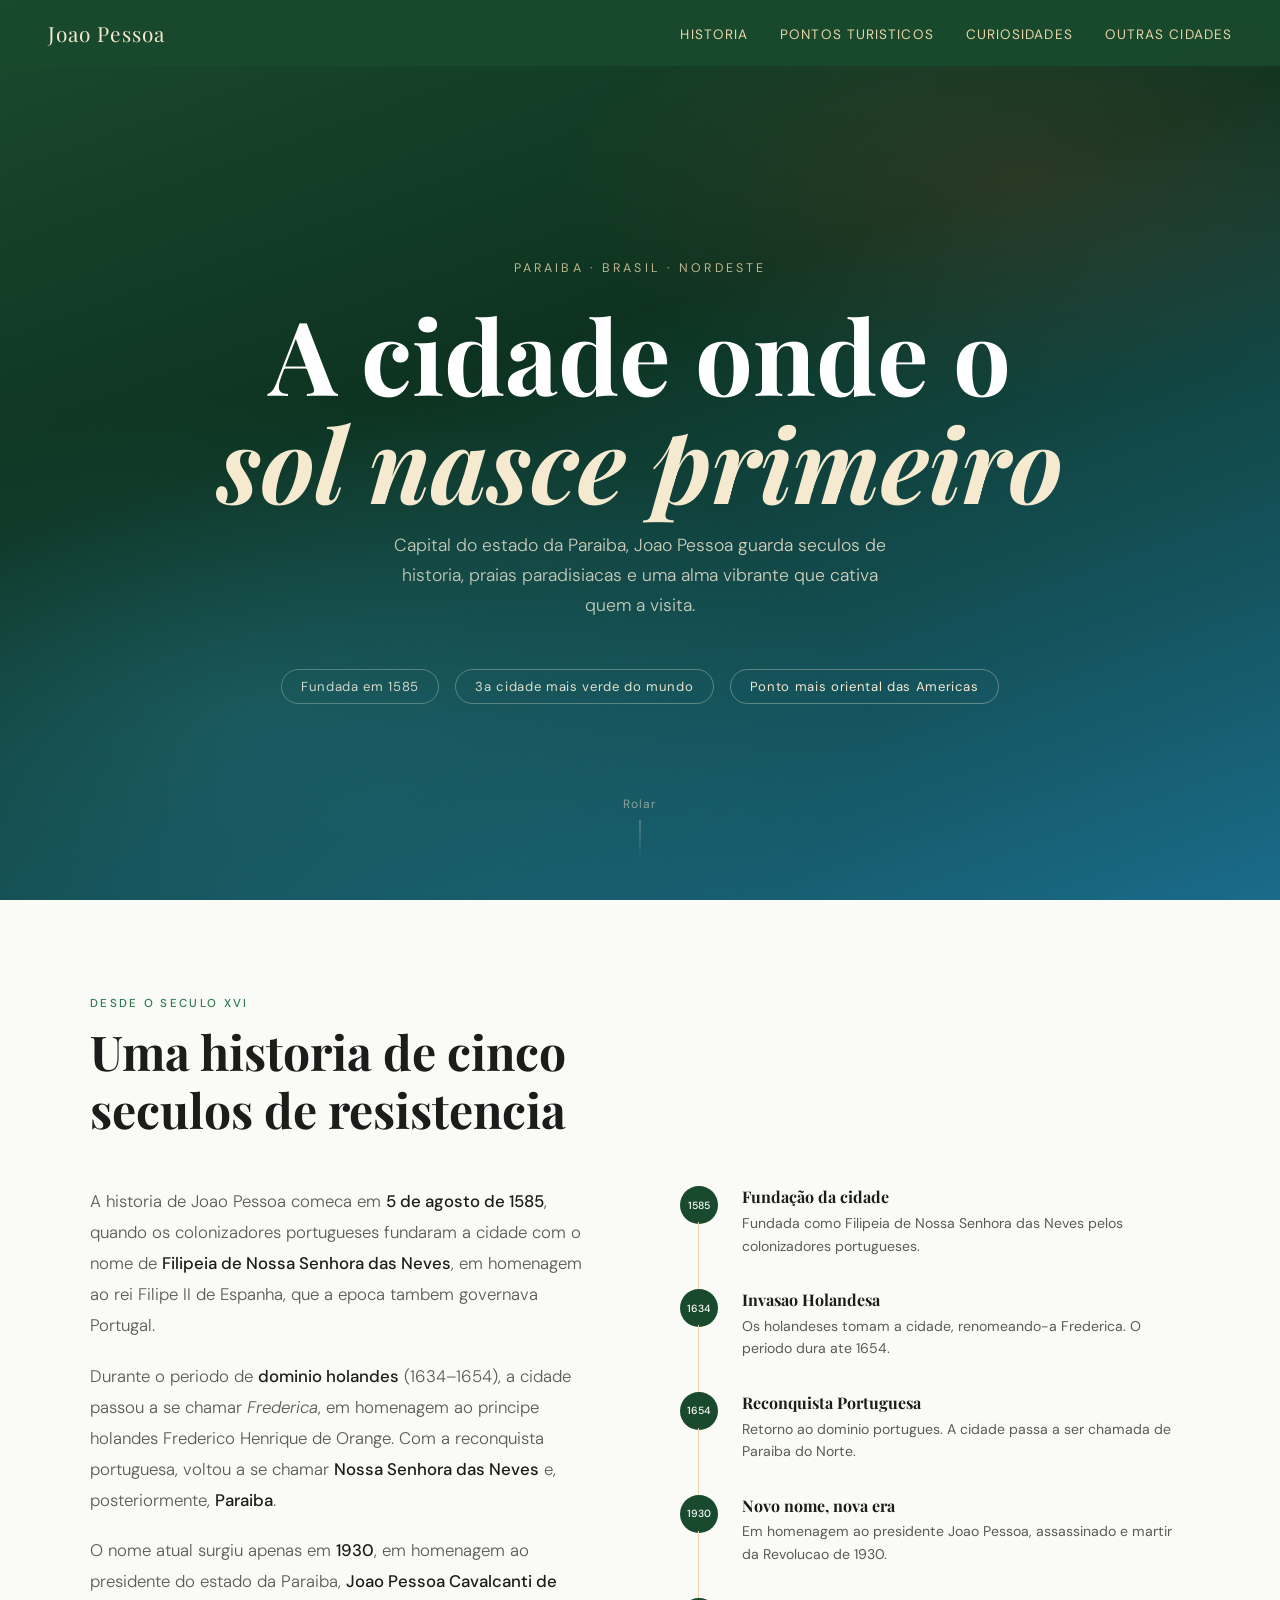
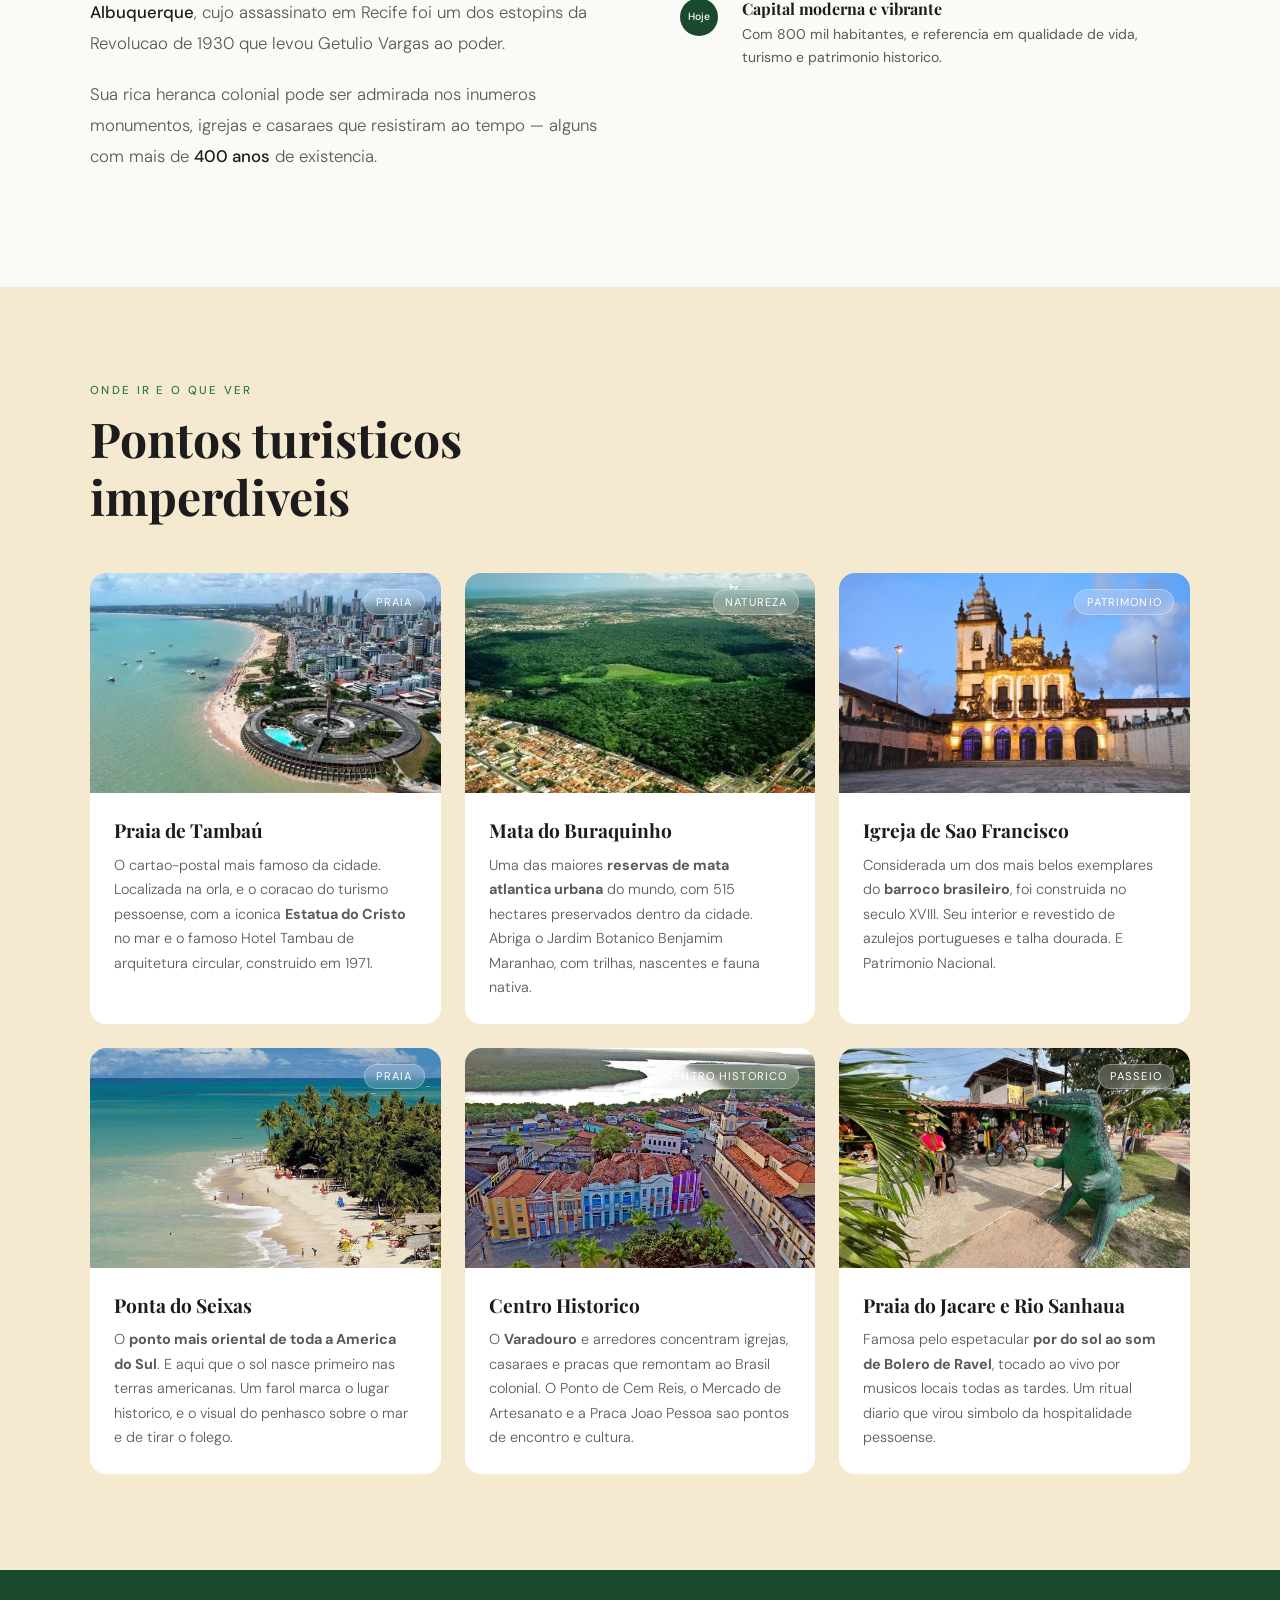
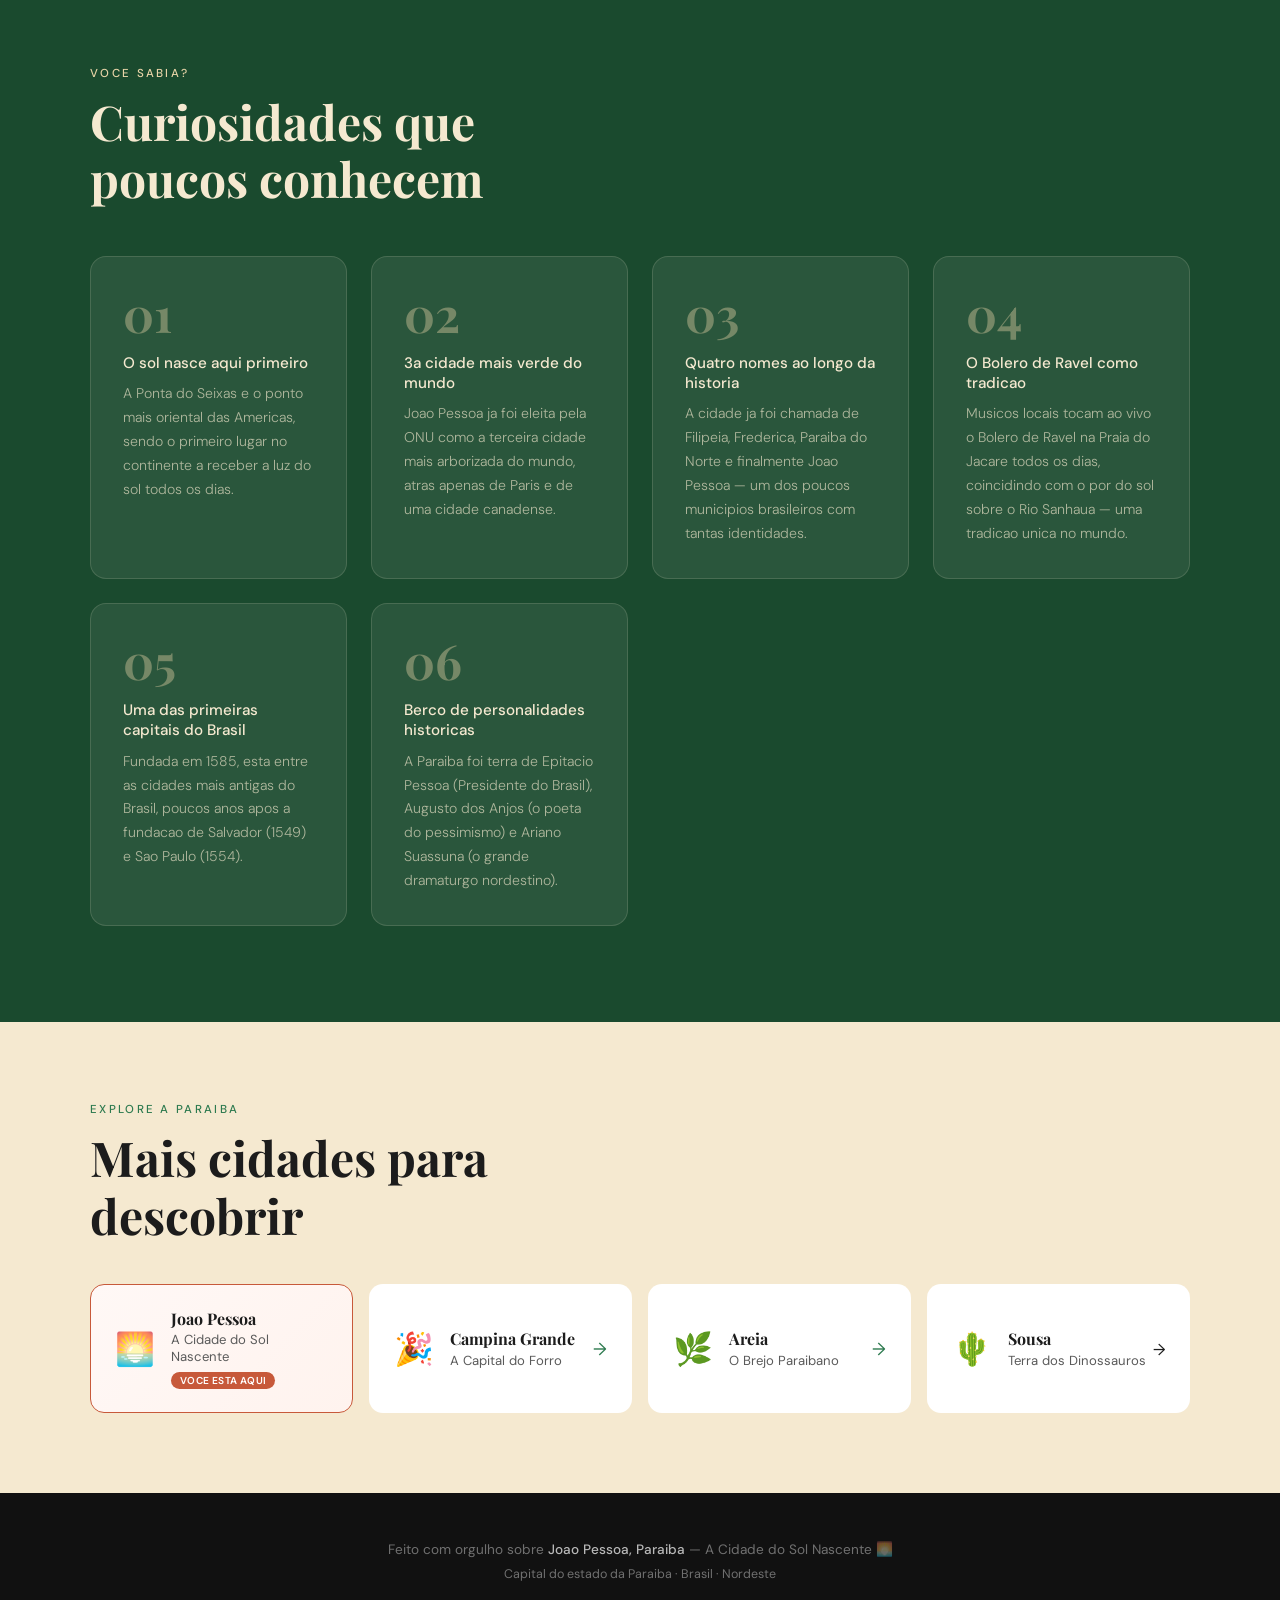
<file: index.html>
<!DOCTYPE html>
<html lang="pt-BR">
<head>
<meta charset="UTF-8">
<meta name="viewport" content="width=device-width, initial-scale=1.0">
<title>Joao Pessoa - A Cidade do Sol Nascente</title>
<link href="https://fonts.googleapis.com/css2?family=Playfair+Display:ital,wght@0,400;0,700;1,400&family=DM+Sans:wght@300;400;500&display=swap" rel="stylesheet">
<link rel="stylesheet" href="style.css">
</head>
<body>

<nav>
  <div class="nav-logo">Joao Pessoa</div>
  <input type="checkbox" id="nav-check" class="nav-check">
  <label for="nav-check" class="nav-toggle">
    <span></span><span></span><span></span>
  </label>
  <ul>
    <li><a href="#historia">Historia</a></li>
    <li><a href="#turismo">Pontos Turisticos</a></li>
    <li><a href="#curiosidades">Curiosidades</a></li>
    <li><a href="#outras-cidades">Outras Cidades</a></li>
    
  </ul>
</nav>

<section class="hero">
  <p class="hero-eyebrow">Paraiba &middot; Brasil &middot; Nordeste</p>
  <h1>A cidade onde o<br><em>sol nasce primeiro</em></h1>
  <p class="hero-sub">Capital do estado da Paraiba, Joao Pessoa guarda seculos de historia, praias paradisiacas e uma alma vibrante que cativa quem a visita.</p>
  <div class="hero-badges">
    <span class="badge">Fundada em 1585</span>
    <span class="badge">3a cidade mais verde do mundo</span>
    <span class="badge">Ponto mais oriental das Americas</span>
  </div>
  <div class="scroll-hint">
    <span>Rolar</span>
    <div class="line"></div>
  </div>
</section>

<section id="historia">
  <div class="container">
    <p class="section-label">Desde o seculo XVI</p>
    <h2 class="section-title">Uma historia de cinco<br>seculos de resistencia</h2>
    <div class="historia-grid">
      <div class="historia-texto">
        <p>A historia de Joao Pessoa comeca em <strong>5 de agosto de 1585</strong>, quando os colonizadores portugueses fundaram a cidade com o nome de <strong>Filipeia de Nossa Senhora das Neves</strong>, em homenagem ao rei Filipe II de Espanha, que a epoca tambem governava Portugal.</p>
        <p>Durante o periodo de <strong>dominio holandes</strong> (1634&ndash;1654), a cidade passou a se chamar <em>Frederica</em>, em homenagem ao principe holandes Frederico Henrique de Orange. Com a reconquista portuguesa, voltou a se chamar <strong>Nossa Senhora das Neves</strong> e, posteriormente, <strong>Paraiba</strong>.</p>
        <p>O nome atual surgiu apenas em <strong>1930</strong>, em homenagem ao presidente do estado da Paraiba, <strong>Joao Pessoa Cavalcanti de Albuquerque</strong>, cujo assassinato em Recife foi um dos estopins da Revolucao de 1930 que levou Getulio Vargas ao poder.</p>
        <p>Sua rica heranca colonial pode ser admirada nos inumeros monumentos, igrejas e casaraes que resistiram ao tempo &mdash; alguns com mais de <strong>400 anos</strong> de existencia.</p>
      </div>
      <div class="timeline">
        <div class="timeline-item">
          <div class="timeline-dot">1585</div>
          <div class="timeline-content">
            <h3>Fundação da cidade</h3>
            <p>Fundada como Filipeia de Nossa Senhora das Neves pelos colonizadores portugueses.</p>
          </div>
        </div>
        <div class="timeline-item">
          <div class="timeline-dot">1634</div>
          <div class="timeline-content">
            <h3>Invasao Holandesa</h3>
            <p>Os holandeses tomam a cidade, renomeando-a Frederica. O periodo dura ate 1654.</p>
          </div>
        </div>
        <div class="timeline-item">
          <div class="timeline-dot">1654</div>
          <div class="timeline-content">
            <h3>Reconquista Portuguesa</h3>
            <p>Retorno ao dominio portugues. A cidade passa a ser chamada de Paraiba do Norte.</p>
          </div>
        </div>
        <div class="timeline-item">
          <div class="timeline-dot">1930</div>
          <div class="timeline-content">
            <h3>Novo nome, nova era</h3>
            <p>Em homenagem ao presidente Joao Pessoa, assassinado e martir da Revolucao de 1930.</p>
          </div>
        </div>
        <div class="timeline-item">
          <div class="timeline-dot">Hoje</div>
          <div class="timeline-content">
            <h3>Capital moderna e vibrante</h3>
            <p>Com 800 mil habitantes, e referencia em qualidade de vida, turismo e patrimonio historico.</p>
          </div>
        </div>
      </div>
    </div>
  </div>
</section>

<section id="turismo" class="turismo">
  <div class="container">
    <p class="section-label">Onde ir e o que ver</p>
    <h2 class="section-title">Pontos turisticos<br>imperdiveis</h2>
    <div class="spots-grid">

      <a class="spot-card">
        <div class="spot-img">
          <img src="imagens\joão pessoa\Tambau.webp" alt="Praia de Tambau" onerror="this.src='https://images.unsplash.com/photo-1507525428034-b723cf961d3e?w=800&q=80'">
          <span class="spot-tag">Praia</span>
        </div>
        <div class="spot-body">
          <h3>Praia de Tambaú</h3>
          <p>O cartao-postal mais famoso da cidade. Localizada na orla, e o coracao do turismo pessoense, com a iconica <strong>Estatua do Cristo</strong> no mar e o famoso Hotel Tambau de arquitetura circular, construido em 1971.</p>
        </div>
      </a>

      <div class="spot-card">
        <div class="spot-img">
          <img src="imagens\joão pessoa\mata.jpg" alt="Mata do Buraquinho" onerror="this.src='https://images.unsplash.com/photo-1448375240586-882707db888b?w=800&q=80'">
          <span class="spot-tag">Natureza</span>
        </div>
        <div class="spot-body">
          <h3>Mata do Buraquinho</h3>
          <p>Uma das maiores <strong>reservas de mata atlantica urbana</strong> do mundo, com 515 hectares preservados dentro da cidade. Abriga o Jardim Botanico Benjamim Maranhao, com trilhas, nascentes e fauna nativa.</p>
        </div>
      </div>

      <div class="spot-card">
        <div class="spot-img">
          <img src="imagens\joão pessoa\igreja.jpg" alt="Igreja de Sao Francisco" onerror="this.src='https://images.unsplash.com/photo-1548783300-b98e52bc1a37?w=800&q=80'">
          <span class="spot-tag">Patrimonio</span>
        </div>
        <div class="spot-body">
          <h3>Igreja de Sao Francisco</h3>
          <p>Considerada um dos mais belos exemplares do <strong>barroco brasileiro</strong>, foi construida no seculo XVIII. Seu interior e revestido de azulejos portugueses e talha dourada. E Patrimonio Nacional.</p>
        </div>
      </div>

      <div class="spot-card">
        <div class="spot-img">
          <img src="imagens\joão pessoa\ponta.jpg" alt="Ponta do Seixas" onerror="this.src='https://images.unsplash.com/photo-1505118380757-91f5f5632de0?w=800&q=80'">
          <span class="spot-tag">Praia</span>
        </div>
        <div class="spot-body">
          <h3>Ponta do Seixas</h3>
          <p>O <strong>ponto mais oriental de toda a America do Sul</strong>. E aqui que o sol nasce primeiro nas terras americanas. Um farol marca o lugar historico, e o visual do penhasco sobre o mar e de tirar o folego.</p>
        </div>
      </div>

      <div class="spot-card">
        <div class="spot-img">
          <img src="imagens\joão pessoa\centro.jpg" alt="Centro Historico" onerror="this.src='https://images.unsplash.com/photo-1583422409516-2895a77efded?w=800&q=80'">
          <span class="spot-tag">Centro Historico</span>
        </div>
        <div class="spot-body">
          <h3>Centro Historico</h3>
          <p>O <strong>Varadouro</strong> e arredores concentram igrejas, casaraes e pracas que remontam ao Brasil colonial. O Ponto de Cem Reis, o Mercado de Artesanato e a Praca Joao Pessoa sao pontos de encontro e cultura.</p>
        </div>
      </div>

      <div class="spot-card">
        <div class="spot-img">
          <img src="imagens\joão pessoa\jacare.jpg" alt="Praia do Jacare" onerror="this.src='https://images.unsplash.com/photo-1500534314209-a25ddb2bd429?w=800&q=80'">
          <span class="spot-tag">Passeio</span>
        </div>
        <div class="spot-body">
          <h3>Praia do Jacare e Rio Sanhaua</h3>
          <p>Famosa pelo espetacular <strong>por do sol ao som de Bolero de Ravel</strong>, tocado ao vivo por musicos locais todas as tardes. Um ritual diario que virou simbolo da hospitalidade pessoense.</p>
        </div>
      </div>

    </div>
  </div>
</section>

<section id="curiosidades" class="curiosidades">
  <div class="container">
    <p class="section-label">Voce sabia?</p>
    <h2 class="section-title">Curiosidades que<br>poucos conhecem</h2>
    <div class="curio-grid">
      <div class="curio-card">
        <div class="curio-num">01</div>
        <h3>O sol nasce aqui primeiro</h3>
        <p>A Ponta do Seixas e o ponto mais oriental das Americas, sendo o primeiro lugar no continente a receber a luz do sol todos os dias.</p>
      </div>
      <div class="curio-card">
        <div class="curio-num">02</div>
        <h3>3a cidade mais verde do mundo</h3>
        <p>Joao Pessoa ja foi eleita pela ONU como a terceira cidade mais arborizada do mundo, atras apenas de Paris e de uma cidade canadense.</p>
      </div>
      <div class="curio-card">
        <div class="curio-num">03</div>
        <h3>Quatro nomes ao longo da historia</h3>
        <p>A cidade ja foi chamada de Filipeia, Frederica, Paraiba do Norte e finalmente Joao Pessoa &mdash; um dos poucos municipios brasileiros com tantas identidades.</p>
      </div>
      <div class="curio-card">
        <div class="curio-num">04</div>
        <h3>O Bolero de Ravel como tradicao</h3>
        <p>Musicos locais tocam ao vivo o Bolero de Ravel na Praia do Jacare todos os dias, coincidindo com o por do sol sobre o Rio Sanhaua &mdash; uma tradicao unica no mundo.</p>
      </div>
      <div class="curio-card">
        <div class="curio-num">05</div>
        <h3>Uma das primeiras capitais do Brasil</h3>
        <p>Fundada em 1585, esta entre as cidades mais antigas do Brasil, poucos anos apos a fundacao de Salvador (1549) e Sao Paulo (1554).</p>
      </div>
      <div class="curio-card">
        <div class="curio-num">06</div>
        <h3>Berco de personalidades historicas</h3>
        <p>A Paraiba foi terra de Epitacio Pessoa (Presidente do Brasil), Augusto dos Anjos (o poeta do pessimismo) e Ariano Suassuna (o grande dramaturgo nordestino).</p>
      </div>
    </div>
  </div>
</section>

<section id="outras-cidades" class="outras-cidades">
  <div class="container">
    <p class="section-label">Explore a Paraiba</p>
    <h2 class="section-title">Mais cidades para<br>descobrir</h2>
    <div class="cidades-nav">
      <div class="cidade-link cidade-link-atual">
        <div class="cidade-link-icon">&#127749;</div>
        <div>
          <h4>Joao Pessoa</h4>
          <p>A Cidade do Sol Nascente <span class="badge-atual">Voce esta aqui</span></p>
        </div>
      </div>
      <a href="campina-grande.html" class="cidade-link">
        <div class="cidade-link-icon">&#127881;</div>
        <div>
          <h4>Campina Grande</h4>
          <p>A Capital do Forro </p>
        </div>
        <span class="cidade-link-seta">&rarr;</span>
      </a>
      <a href="areia.html" class="cidade-link">
        <div class="cidade-link-icon">&#127807;</div>
        <div>
          <h4>Areia</h4>
          <p>O Brejo Paraibano</p>
        </div>
        <span class="cidade-link-seta">&rarr;</span>
      </a>
      <a href="sousa.html" class="cidade-link" style="position: relative;">
        <div class="cidade-link-icon">&#127797;</div>
        <div>
        <h4>Sousa</h4>
        <p>Terra dos Dinossauros</p>
      </div>
      <span class="cidade-link-arrow" style="position: absolute; right: 24px; top: 50%; transform: translateY(-50%);">&rarr;</span> 
      </a>
    </div>
  </div>
</section>

<footer>
  <p>Feito com orgulho sobre <strong>Joao Pessoa, Paraiba</strong> &mdash; A Cidade do Sol Nascente &#127749;</p>
  <p style="margin-top:0.5rem;font-size:0.78rem;">Capital do estado da Paraiba &middot; Brasil &middot; Nordeste</p>
</footer>

</body>
</html>
</file>
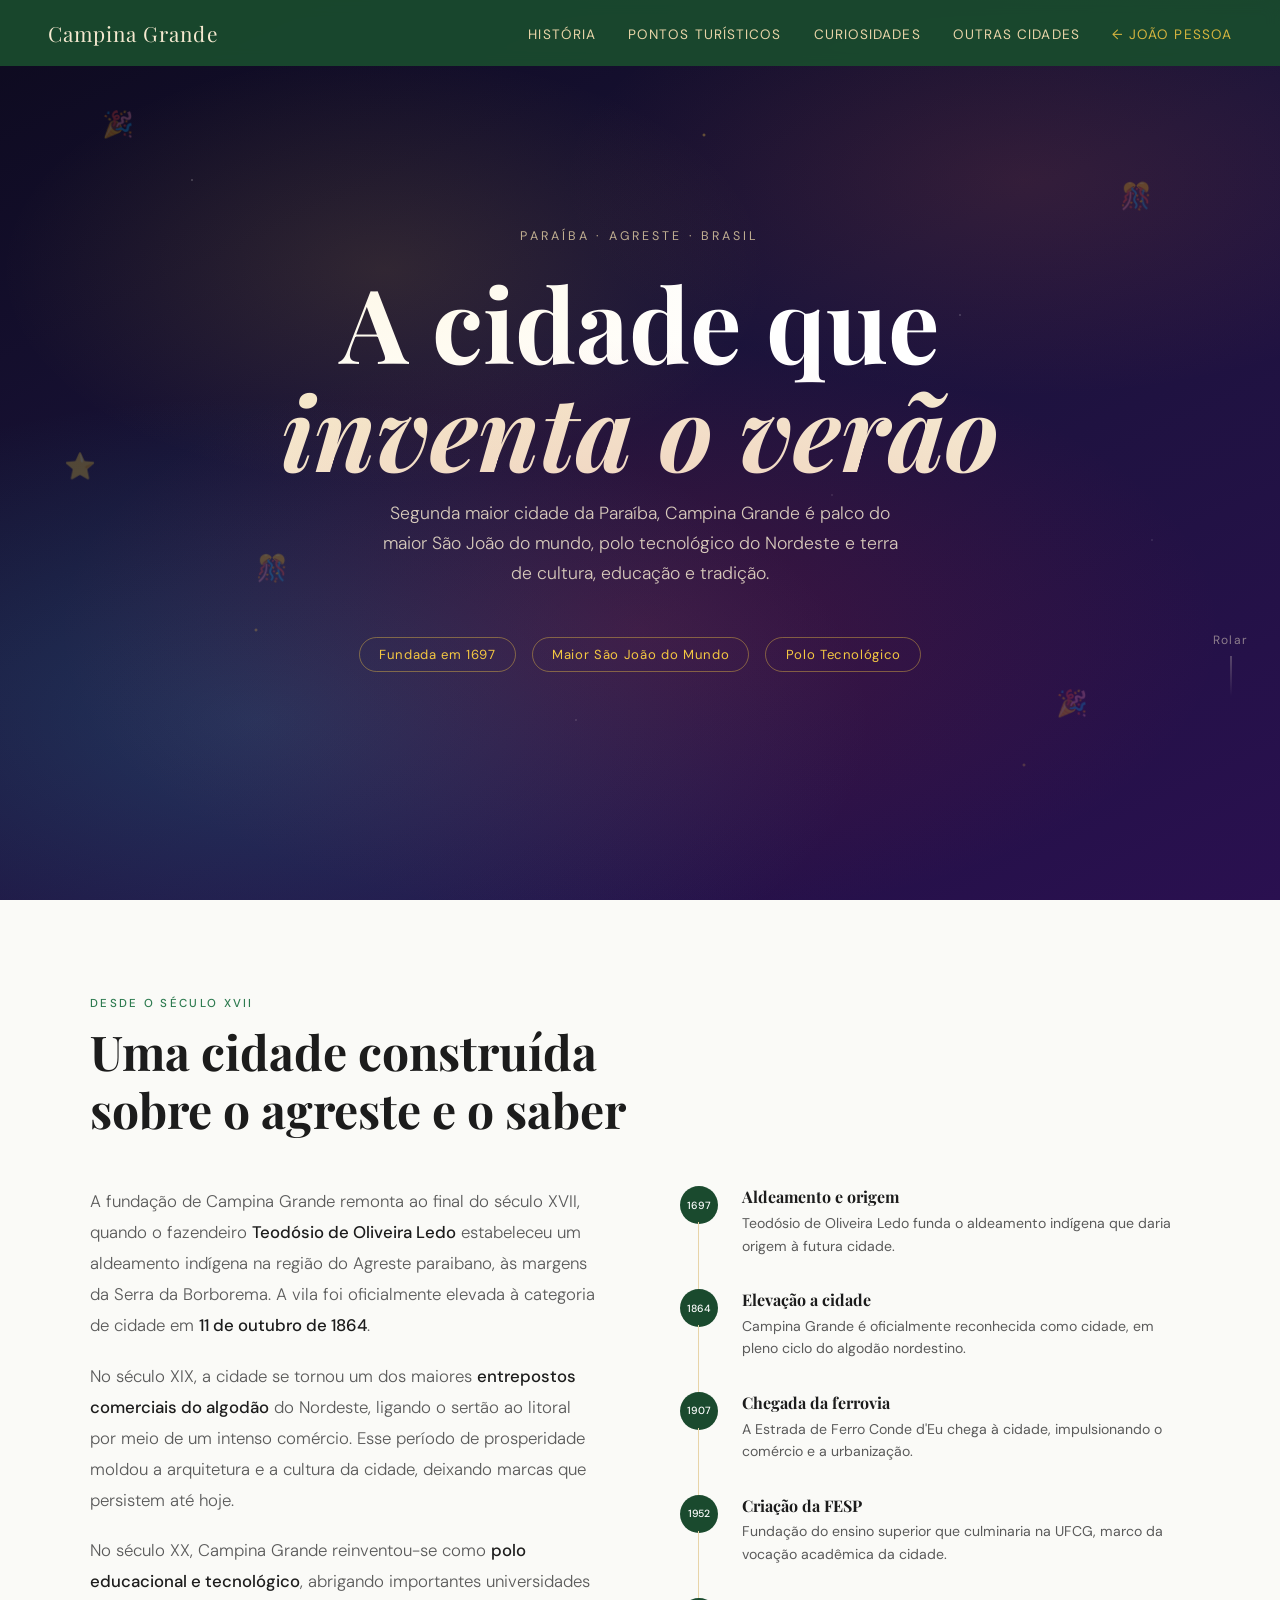
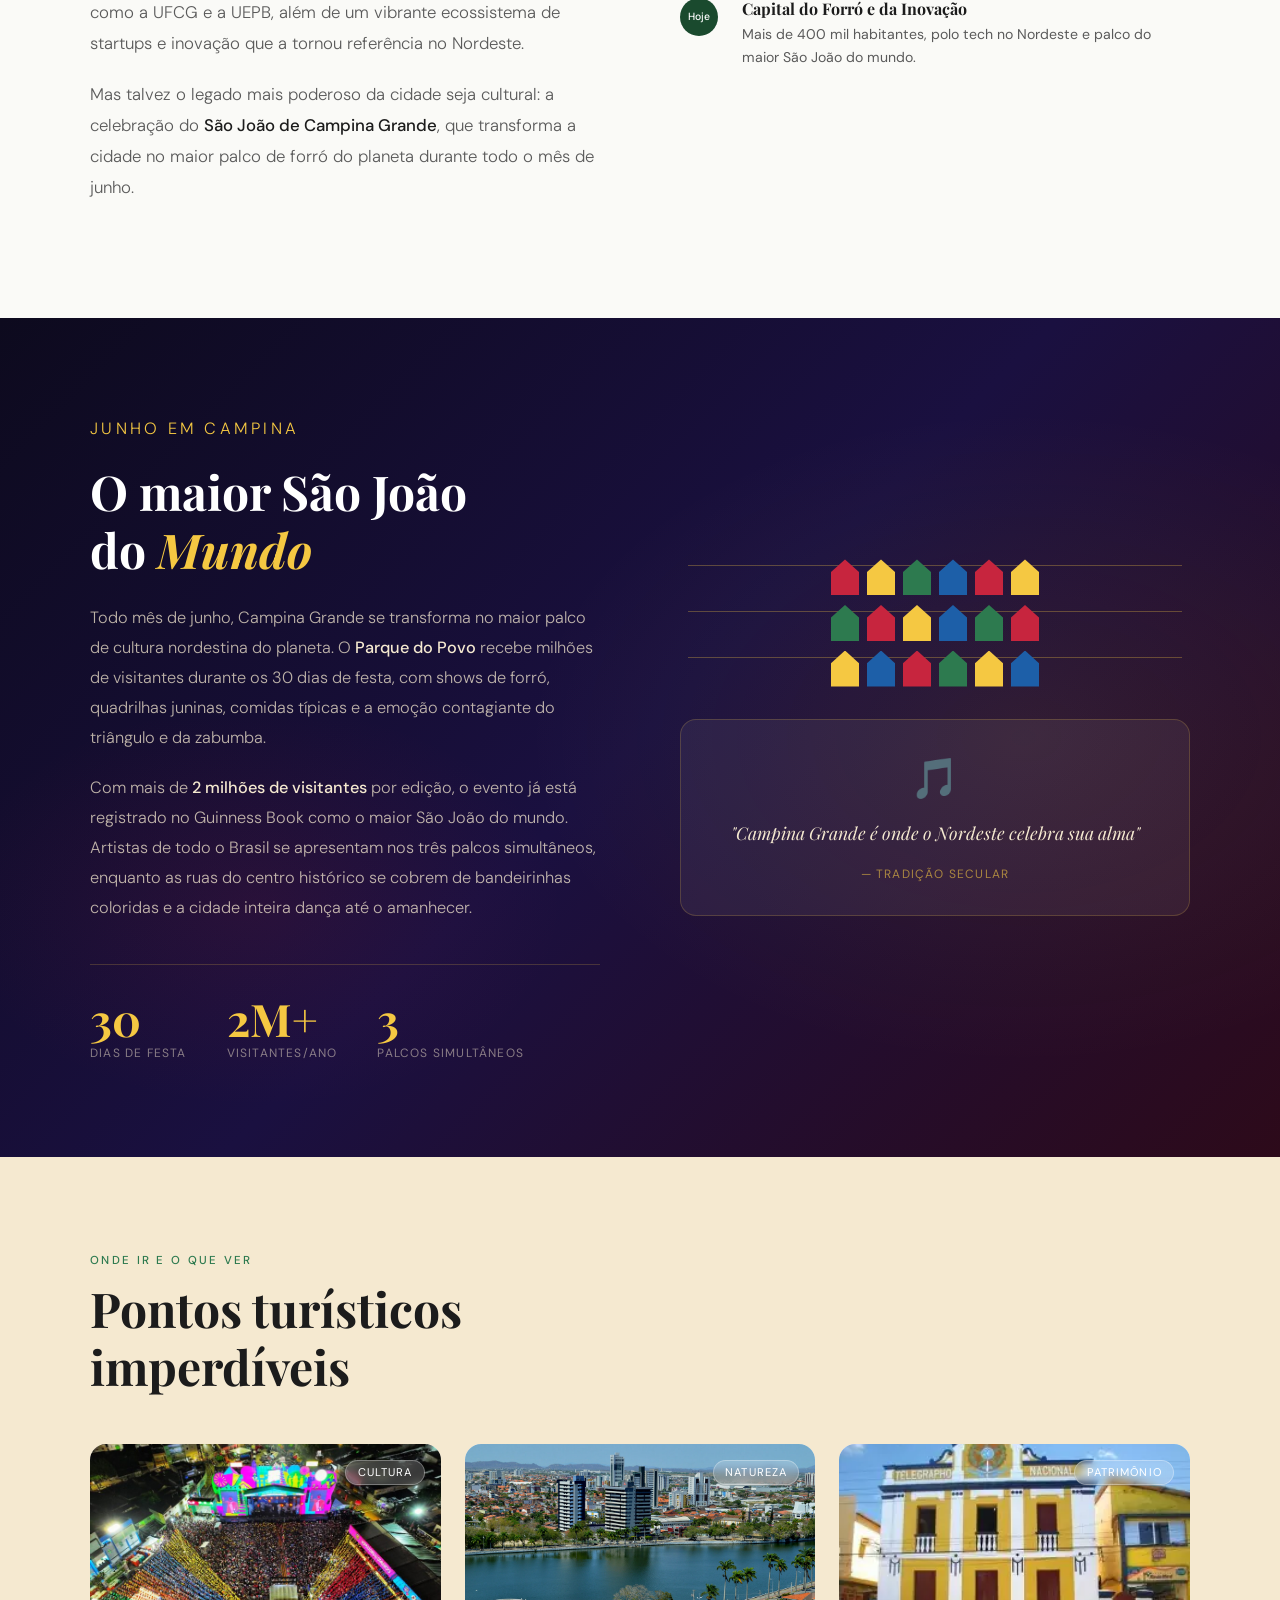
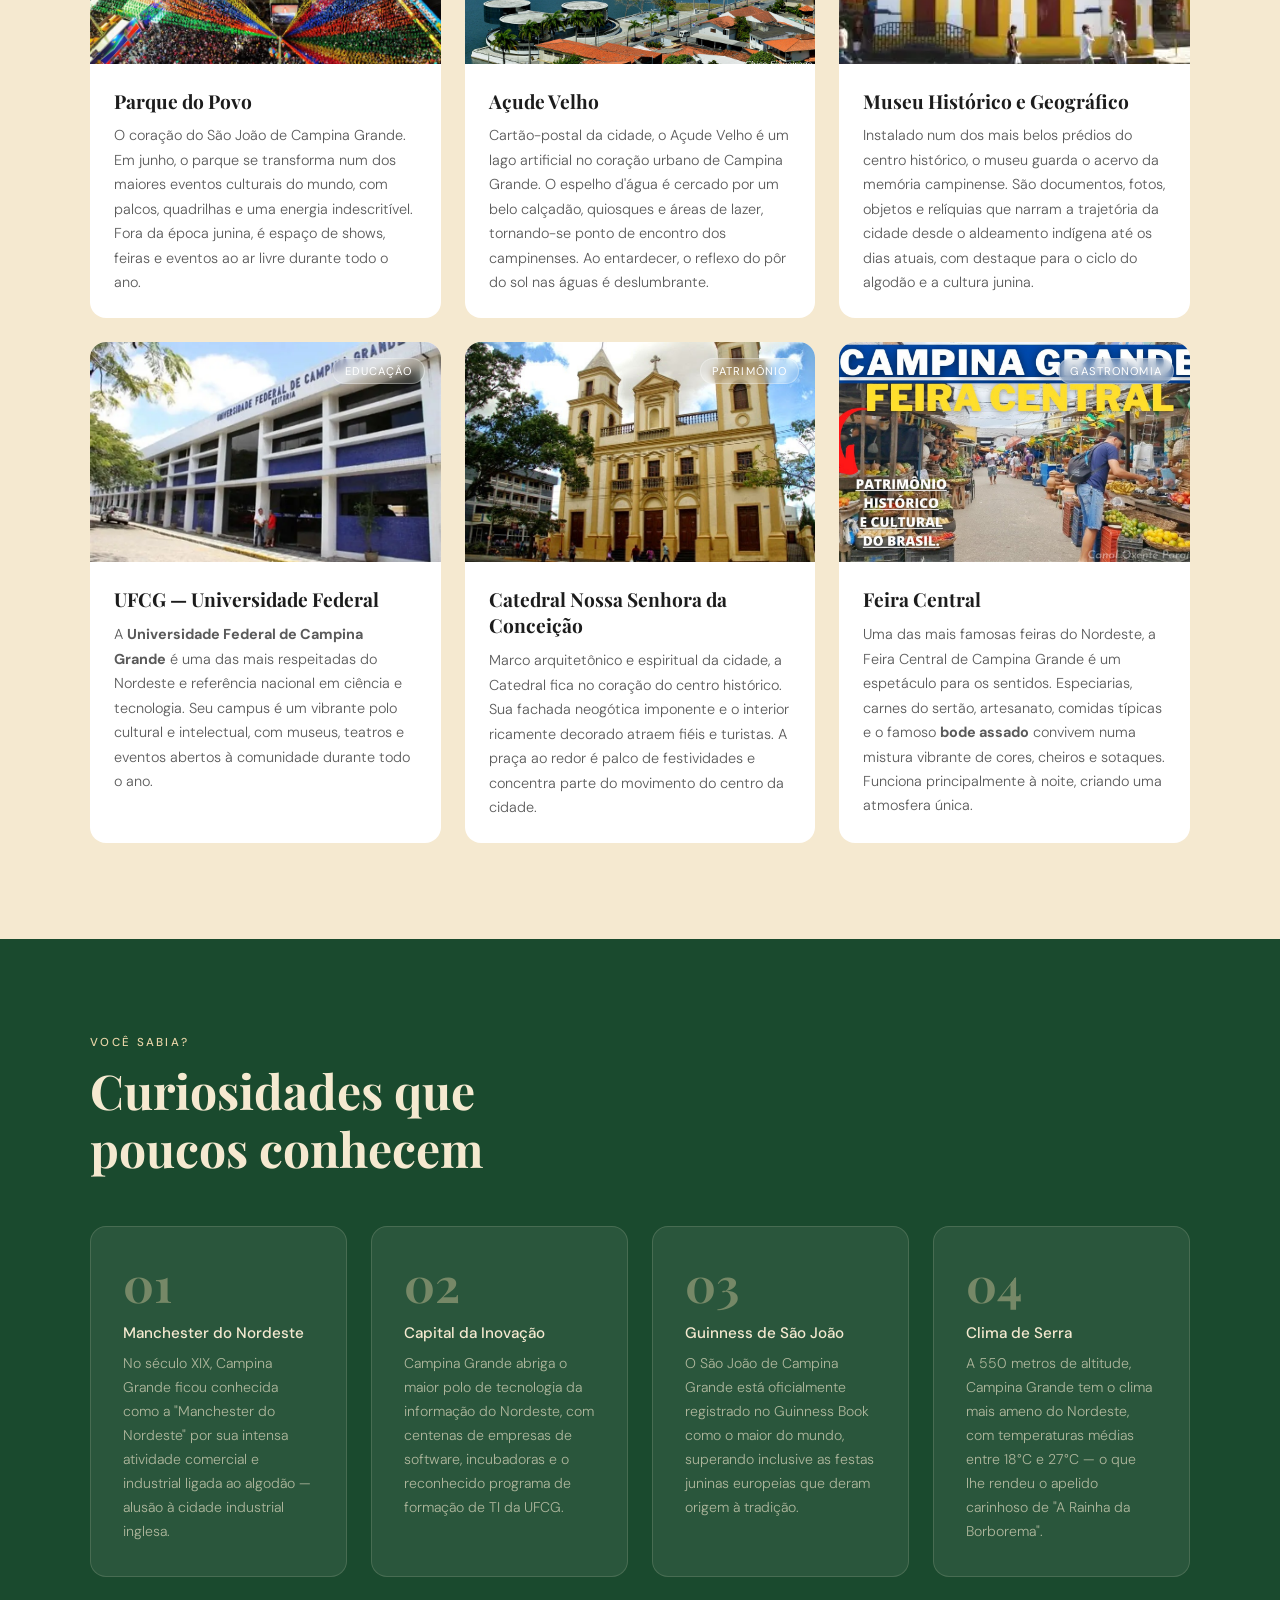
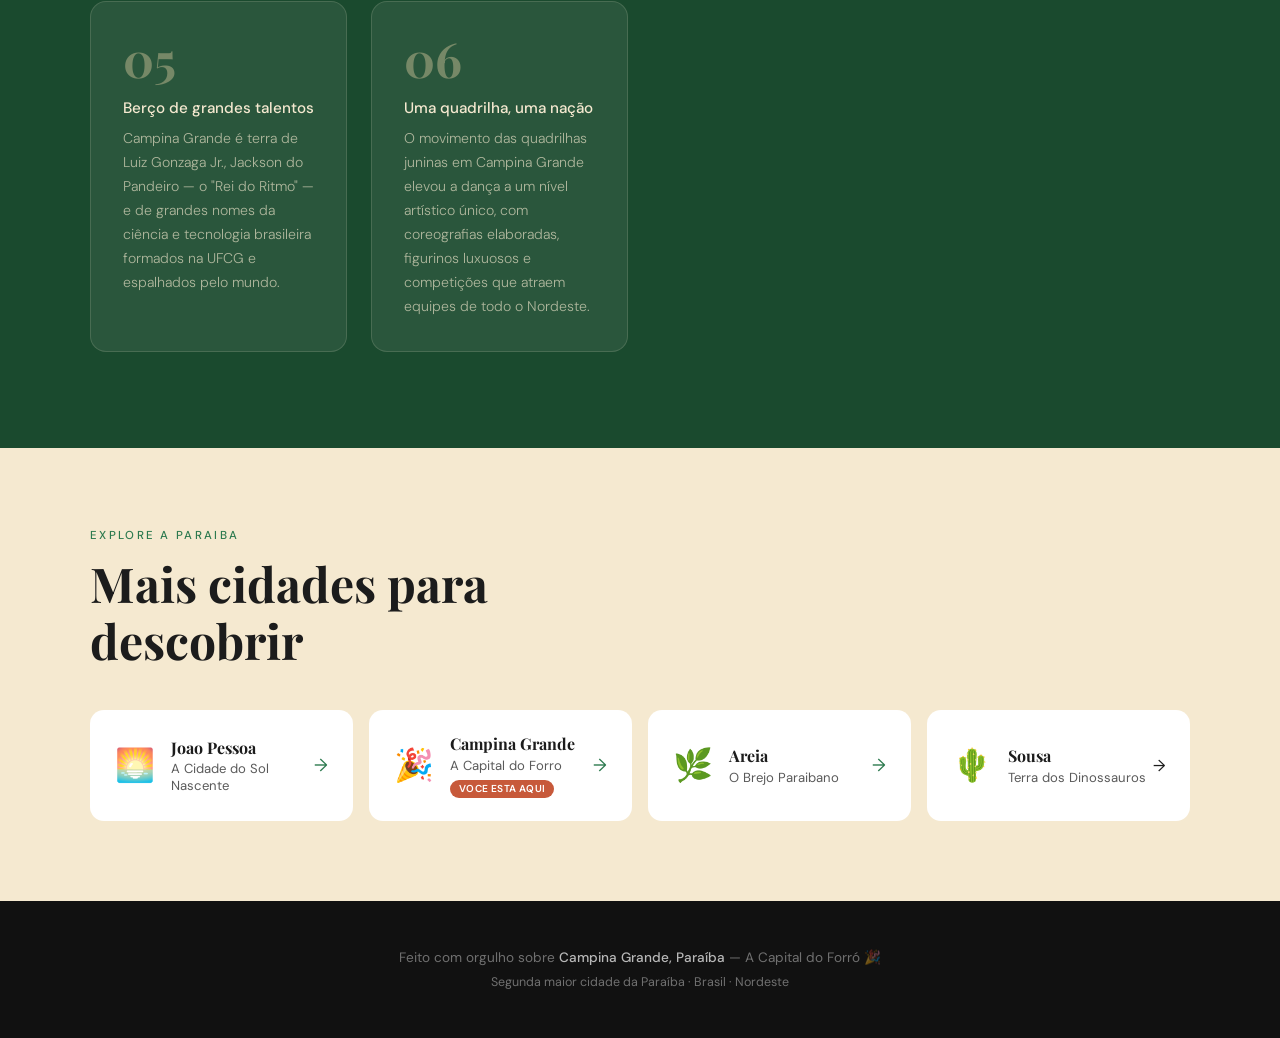
<file: campina-grande.html>
<!DOCTYPE html>
<html lang="pt-BR">
<head>
<meta charset="UTF-8">
<meta name="viewport" content="width=device-width, initial-scale=1.0">
<title>Campina Grande — A Capital do Forró</title>
<link href="https://fonts.googleapis.com/css2?family=Playfair+Display:ital,wght@0,400;0,700;1,400&family=DM+Sans:wght@300;400;500&display=swap" rel="stylesheet">
<link rel="stylesheet" href="style.css">
</head>
<body>

<nav>
  <div class="nav-logo">Campina Grande</div>
  <input type="checkbox" id="nav-check" class="nav-check">
  <label for="nav-check" class="nav-toggle">
    <span></span><span></span><span></span>
  </label>
  <ul id="navMenu">
    <li><a href="#historia" class="nav-link">História</a></li>
    <li><a href="#turismo" class="nav-link">Pontos Turísticos</a></li>
    <li><a href="#curiosidades" class="nav-link">Curiosidades</a></li>
    <li><a href="#outras-cidades">Outras Cidades</a></li>
    <li><a href="index.html" class="nav-link nav-link-home">← João Pessoa</a></li>
  </ul>
</nav>

<!-- HERO -->
<section class="hero hero-cg">
  <div class="hero-cg-bg"></div>
  <div class="hero-cg-lanterns" aria-hidden="true">
    <span class="lantern l1">🎉</span>
    <span class="lantern l2">🎊</span>
    <span class="lantern l3">⭐</span>
    <span class="lantern l4">🎉</span>
    <span class="lantern l5">🎊</span>
  </div>
  <p class="hero-eyebrow">Paraíba · Agreste · Brasil</p>
  <h1>A cidade que<br><em>inventa o verão</em></h1>
  <p class="hero-sub">Segunda maior cidade da Paraíba, Campina Grande é palco do maior São João do mundo, polo tecnológico do Nordeste e terra de cultura, educação e tradição.</p>
  <div class="hero-badges">
    <span class="badge">Fundada em 1697</span>
    <span class="badge">Maior São João do Mundo</span>
    <span class="badge">Polo Tecnológico</span>
  </div>
  <div class="scroll-hint">
    <span>Rolar</span>
    <div class="line"></div>
  </div>
</section>

<!-- HISTÓRIA -->
<section id="historia">
  <div class="container">
    <p class="section-label">Desde o século XVII</p>
    <h2 class="section-title">Uma cidade construída<br>sobre o agreste e o saber</h2>

    <div class="historia-grid">
      <div class="historia-texto">
        <p>A fundação de Campina Grande remonta ao final do século XVII, quando o fazendeiro <strong>Teodósio de Oliveira Ledo</strong> estabeleceu um aldeamento indígena na região do Agreste paraibano, às margens da Serra da Borborema. A vila foi oficialmente elevada à categoria de cidade em <strong>11 de outubro de 1864</strong>.</p>
        <p>No século XIX, a cidade se tornou um dos maiores <strong>entrepostos comerciais do algodão</strong> do Nordeste, ligando o sertão ao litoral por meio de um intenso comércio. Esse período de prosperidade moldou a arquitetura e a cultura da cidade, deixando marcas que persistem até hoje.</p>
        <p>No século XX, Campina Grande reinventou-se como <strong>polo educacional e tecnológico</strong>, abrigando importantes universidades como a UFCG e a UEPB, além de um vibrante ecossistema de startups e inovação que a tornou referência no Nordeste.</p>
        <p>Mas talvez o legado mais poderoso da cidade seja cultural: a celebração do <strong>São João de Campina Grande</strong>, que transforma a cidade no maior palco de forró do planeta durante todo o mês de junho.</p>
      </div>

      <div class="timeline">
        <div class="timeline-item">
          <div class="timeline-dot">1697</div>
          <div class="timeline-content">
            <h3>Aldeamento e origem</h3>
            <p>Teodósio de Oliveira Ledo funda o aldeamento indígena que daria origem à futura cidade.</p>
          </div>
        </div>
        <div class="timeline-item">
          <div class="timeline-dot">1864</div>
          <div class="timeline-content">
            <h3>Elevação a cidade</h3>
            <p>Campina Grande é oficialmente reconhecida como cidade, em pleno ciclo do algodão nordestino.</p>
          </div>
        </div>
        <div class="timeline-item">
          <div class="timeline-dot">1907</div>
          <div class="timeline-content">
            <h3>Chegada da ferrovia</h3>
            <p>A Estrada de Ferro Conde d'Eu chega à cidade, impulsionando o comércio e a urbanização.</p>
          </div>
        </div>
        <div class="timeline-item">
          <div class="timeline-dot">1952</div>
          <div class="timeline-content">
            <h3>Criação da FESP</h3>
            <p>Fundação do ensino superior que culminaria na UFCG, marco da vocação acadêmica da cidade.</p>
          </div>
        </div>
        <div class="timeline-item">
          <div class="timeline-dot">Hoje</div>
          <div class="timeline-content">
            <h3>Capital do Forró e da Inovação</h3>
            <p>Mais de 400 mil habitantes, polo tech no Nordeste e palco do maior São João do mundo.</p>
          </div>
        </div>
      </div>
    </div>
  </div>
</section>

<!-- SÃO JOÃO — destaque especial -->
<section class="sao-joao-section">
  <div class="container">
    <div class="sj-content">
      <div class="sj-texto">
        <p class="section-label" style="color:var(--amarelo-festivo)">Junho em Campina</p>
        <h2 class="section-title" style="color:#fff">O maior São João<br>do <em style="color:var(--amarelo-festivo)">Mundo</em></h2>
        <p>Todo mês de junho, Campina Grande se transforma no maior palco de cultura nordestina do planeta. O <strong>Parque do Povo</strong> recebe milhões de visitantes durante os 30 dias de festa, com shows de forró, quadrilhas juninas, comidas típicas e a emoção contagiante do triângulo e da zabumba.</p>
        <p>Com mais de <strong>2 milhões de visitantes</strong> por edição, o evento já está registrado no Guinness Book como o maior São João do mundo. Artistas de todo o Brasil se apresentam nos três palcos simultâneos, enquanto as ruas do centro histórico se cobrem de bandeirinhas coloridas e a cidade inteira dança até o amanhecer.</p>
        <div class="sj-stats">
          <div class="sj-stat">
            <span class="sj-num">30</span>
            <span class="sj-label">dias de festa</span>
          </div>
          <div class="sj-stat">
            <span class="sj-num">2M+</span>
            <span class="sj-label">visitantes/ano</span>
          </div>
          <div class="sj-stat">
            <span class="sj-num">3</span>
            <span class="sj-label">palcos simultâneos</span>
          </div>
        </div>
      </div>
      <div class="sj-visual">
        <div class="bandeirolas">
          <div class="fio fio1">
            <span class="b b-vermelho"></span><span class="b b-amarelo"></span><span class="b b-verde"></span>
            <span class="b b-azul"></span><span class="b b-vermelho"></span><span class="b b-amarelo"></span>
          </div>
          <div class="fio fio2">
            <span class="b b-verde"></span><span class="b b-vermelho"></span><span class="b b-amarelo"></span>
            <span class="b b-azul"></span><span class="b b-verde"></span><span class="b b-vermelho"></span>
          </div>
          <div class="fio fio3">
            <span class="b b-amarelo"></span><span class="b b-azul"></span><span class="b b-vermelho"></span>
            <span class="b b-verde"></span><span class="b b-amarelo"></span><span class="b b-azul"></span>
          </div>
        </div>
        <div class="sj-card-destaque">
          <div class="sj-emoji">🎵</div>
          <p class="sj-quote">"Campina Grande é onde o Nordeste celebra sua alma"</p>
          <span class="sj-atrib">— Tradição secular</span>
        </div>
      </div>
    </div>
  </div>
</section>

<!-- TURISMO -->
<section id="turismo" class="turismo">
  <div class="container">
    <p class="section-label">Onde ir e o que ver</p>
    <h2 class="section-title">Pontos turísticos<br>imperdíveis</h2>

    <div class="spots-grid">

      <div class="spot-card">
        <div class="spot-img">
          <img src="imagens\campina grande\SAO-JOAO.jpg"
               alt="Parque do Povo"
               onerror="this.src='https://images.unsplash.com/photo-1533174072545-7a4b6ad7a6c3?w=800&q=80'">
          <span class="spot-tag">Cultura</span>
        </div>
        <div class="spot-body">
          <h3>Parque do Povo</h3>
          <p>O coração do São João de Campina Grande. Em junho, o parque se transforma num dos maiores eventos culturais do mundo, com palcos, quadrilhas e uma energia indescritível. Fora da época junina, é espaço de shows, feiras e eventos ao ar livre durante todo o ano.</p>
        </div>
      </div>

      <div class="spot-card">
        <div class="spot-img">
          <img src="imagens\campina grande\açude.jpg"
               alt="Açude Velho"
               onerror="this.src='https://images.unsplash.com/photo-1506905925346-21bda4d32df4?w=800&q=80'">
          <span class="spot-tag">Natureza</span>
        </div>
        <div class="spot-body">
          <h3>Açude Velho</h3>
          <p>Cartão-postal da cidade, o Açude Velho é um lago artificial no coração urbano de Campina Grande. O espelho d'água é cercado por um belo calçadão, quiosques e áreas de lazer, tornando-se ponto de encontro dos campinenses. Ao entardecer, o reflexo do pôr do sol nas águas é deslumbrante.</p>
        </div>
      </div>

      <div class="spot-card">
        <div class="spot-img">
          <img src="imagens\campina grande\museu.webp"
               alt="Museu Histórico"
               onerror="this.src='https://images.unsplash.com/photo-1554907984-15263bfd63bd?w=800&q=80'">
          <span class="spot-tag">Patrimônio</span>
        </div>
        <div class="spot-body">
          <h3>Museu Histórico e Geográfico</h3>
          <p>Instalado num dos mais belos prédios do centro histórico, o museu guarda o acervo da memória campinense. São documentos, fotos, objetos e relíquias que narram a trajetória da cidade desde o aldeamento indígena até os dias atuais, com destaque para o ciclo do algodão e a cultura junina.</p>
        </div>
      </div>

      <div class="spot-card">
        <div class="spot-img">
          <img src="imagens\campina grande\ufcg.webp"
               alt="UFCG"
               onerror="this.src='https://images.unsplash.com/photo-1562774053-701939374585?w=800&q=80'">
          <span class="spot-tag">Educação</span>
        </div>
        <div class="spot-body">
          <h3>UFCG — Universidade Federal</h3>
          <p>A <strong>Universidade Federal de Campina Grande</strong> é uma das mais respeitadas do Nordeste e referência nacional em ciência e tecnologia. Seu campus é um vibrante polo cultural e intelectual, com museus, teatros e eventos abertos à comunidade durante todo o ano.</p>
        </div>
      </div>

      <div class="spot-card">
        <div class="spot-img">
          <img src="imagens\campina grande\igreja.jpg"
               alt="Catedral de Campina Grande"
               onerror="this.src='https://images.unsplash.com/photo-1548783300-b98e52bc1a37?w=800&q=80'">
          <span class="spot-tag">Patrimônio</span>
        </div>
        <div class="spot-body">
          <h3>Catedral Nossa Senhora da Conceição</h3>
          <p>Marco arquitetônico e espiritual da cidade, a Catedral fica no coração do centro histórico. Sua fachada neogótica imponente e o interior ricamente decorado atraem fiéis e turistas. A praça ao redor é palco de festividades e concentra parte do movimento do centro da cidade.</p>
        </div>
      </div>

      <div class="spot-card">
        <div class="spot-img">
          <img src="imagens\campina grande\feira.jpg"
               alt="Feira Central"
               onerror="this.src='https://images.unsplash.com/photo-1555396273-367ea4eb4db5?w=800&q=80'">
          <span class="spot-tag">Gastronomia</span>
        </div>
        <div class="spot-body">
          <h3>Feira Central</h3>
          <p>Uma das mais famosas feiras do Nordeste, a Feira Central de Campina Grande é um espetáculo para os sentidos. Especiarias, carnes do sertão, artesanato, comidas típicas e o famoso <strong>bode assado</strong> convivem numa mistura vibrante de cores, cheiros e sotaques. Funciona principalmente à noite, criando uma atmosfera única.</p>
        </div>
      </div>

    </div>
  </div>
</section>

<!-- CURIOSIDADES -->
<section id="curiosidades" class="curiosidades">
  <div class="container">
    <p class="section-label">Você sabia?</p>
    <h2 class="section-title">Curiosidades que<br>poucos conhecem</h2>

    <div class="curio-grid">
      <div class="curio-card">
        <div class="curio-num">01</div>
        <h3>Manchester do Nordeste</h3>
        <p>No século XIX, Campina Grande ficou conhecida como a "Manchester do Nordeste" por sua intensa atividade comercial e industrial ligada ao algodão — alusão à cidade industrial inglesa.</p>
      </div>
      <div class="curio-card">
        <div class="curio-num">02</div>
        <h3>Capital da Inovação</h3>
        <p>Campina Grande abriga o maior polo de tecnologia da informação do Nordeste, com centenas de empresas de software, incubadoras e o reconhecido programa de formação de TI da UFCG.</p>
      </div>
      <div class="curio-card">
        <div class="curio-num">03</div>
        <h3>Guinness de São João</h3>
        <p>O São João de Campina Grande está oficialmente registrado no Guinness Book como o maior do mundo, superando inclusive as festas juninas europeias que deram origem à tradição.</p>
      </div>
      <div class="curio-card">
        <div class="curio-num">04</div>
        <h3>Clima de Serra</h3>
        <p>A 550 metros de altitude, Campina Grande tem o clima mais ameno do Nordeste, com temperaturas médias entre 18°C e 27°C — o que lhe rendeu o apelido carinhoso de "A Rainha da Borborema".</p>
      </div>
      <div class="curio-card">
        <div class="curio-num">05</div>
        <h3>Berço de grandes talentos</h3>
        <p>Campina Grande é terra de Luiz Gonzaga Jr., Jackson do Pandeiro — o "Rei do Ritmo" — e de grandes nomes da ciência e tecnologia brasileira formados na UFCG e espalhados pelo mundo.</p>
      </div>
      <div class="curio-card">
        <div class="curio-num">06</div>
        <h3>Uma quadrilha, uma nação</h3>
        <p>O movimento das quadrilhas juninas em Campina Grande elevou a dança a um nível artístico único, com coreografias elaboradas, figurinos luxuosos e competições que atraem equipes de todo o Nordeste.</p>
      </div>
    </div>
  </div>
</section>

<section id="outras-cidades" class="outras-cidades">
  <div class="container">
    <p class="section-label">Explore a Paraiba</p>
    <h2 class="section-title">Mais cidades para<br>descobrir</h2>
    <div class="cidades-nav">
      <a href="index.html" class="cidade-link">
        <div class="cidade-link-icon">&#127749;</div>
        <div>
          <h4>Joao Pessoa</h4>
          <p>A Cidade do Sol Nascente</p>
        </div>
        <span class="cidade-link-seta">&rarr;</span>
      </a>
      <a href="campina-grande.html" class="cidade-link">
        <div class="cidade-link-icon">&#127881;</div>
        <div>
          <h4>Campina Grande</h4>
          <p>A Capital do Forro <span class="badge-atual">Voce esta aqui</span> </p>
        </div>
        <span class="cidade-link-seta">&rarr;</span>
      </a>
      <a href="areia.html" class="cidade-link">
        <div class="cidade-link-icon">&#127807;</div>
        <div>
          <h4>Areia</h4>
          <p>O Brejo Paraibano</p>
        </div>
        <span class="cidade-link-seta">&rarr;</span>
      </a>
         <a href="sousa.html" class="cidade-link" style="position: relative;">
      <div class="cidade-link-icon">&#127797;</div>
      <div>
      <h4>Sousa</h4>
      <p>Terra dos Dinossauros</p>
      </div>
      <span class="cidade-link-arrow" style="position: absolute; right: 24px; top: 50%; transform: translateY(-50%);">&rarr;</span> 
        </a>
    </div>
  </div>
</section>
<footer>
  <p>Feito com orgulho sobre <strong>Campina Grande, Paraíba</strong> — A Capital do Forró 🎉</p>
  <p style="margin-top: 0.5rem; font-size: 0.78rem;">Segunda maior cidade da Paraíba · Brasil · Nordeste</p>
</footer>

<script>
  const toggle = document.getElementById('navToggle');
  const menu = document.getElementById('navMenu');

  toggle.addEventListener('click', () => {
    toggle.classList.toggle('open');
    menu.classList.toggle('open');
  });

  document.querySelectorAll('.nav-link').forEach(link => {
    link.addEventListener('click', () => {
      toggle.classList.remove('open');
      menu.classList.remove('open');
    });
  });
</script>
</body>
</html>
</file>
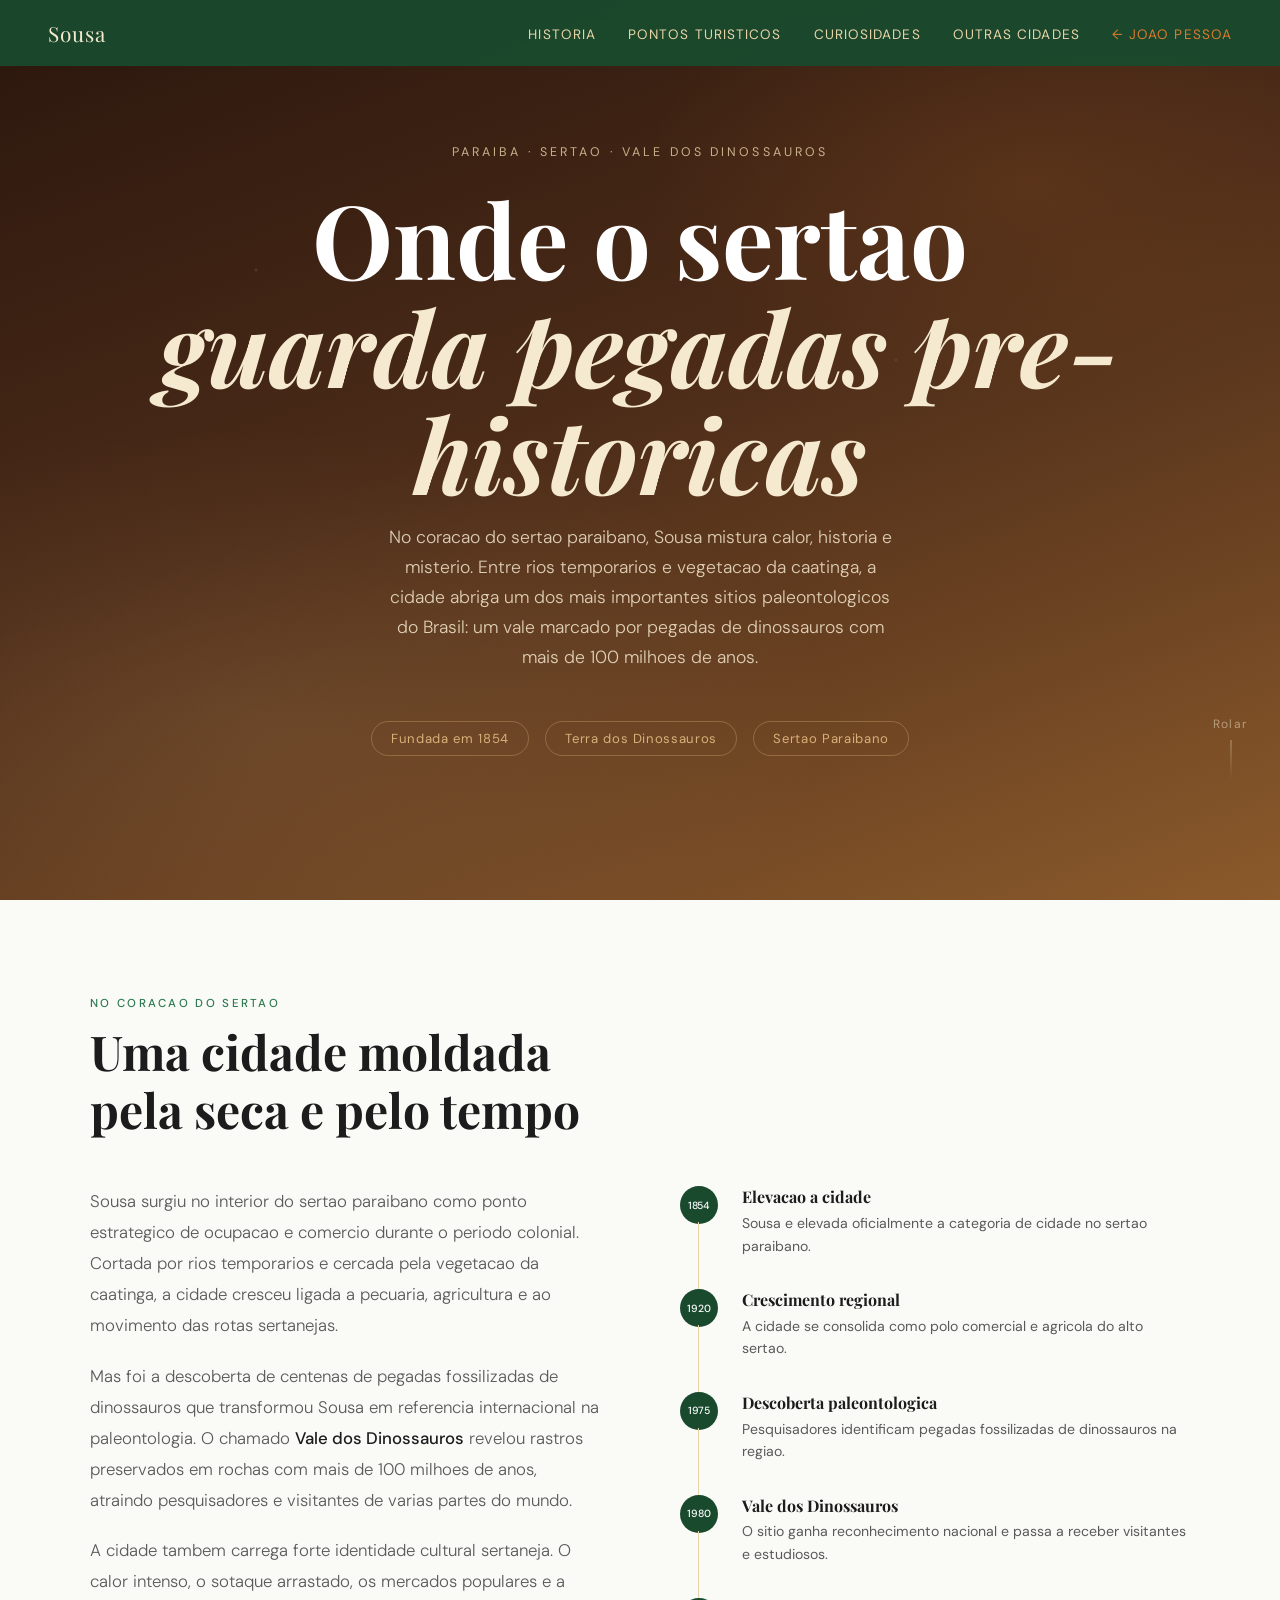
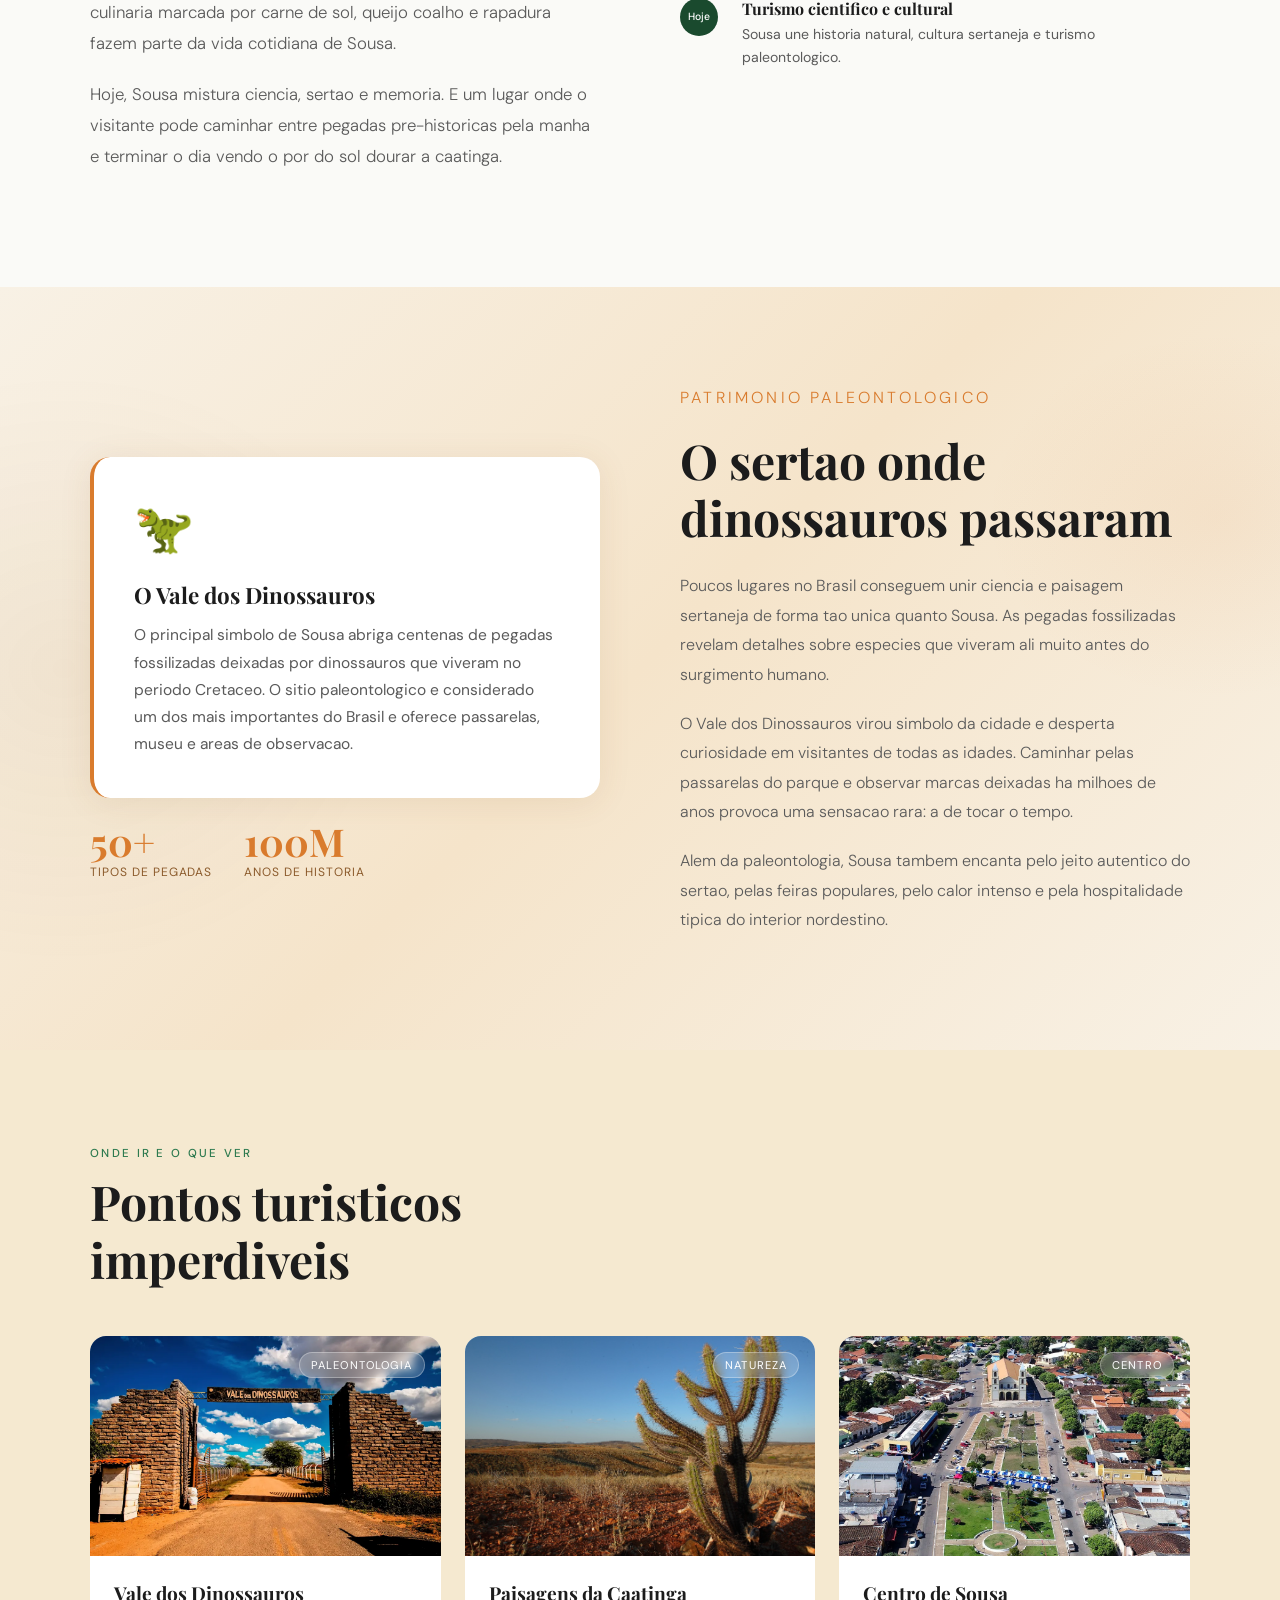
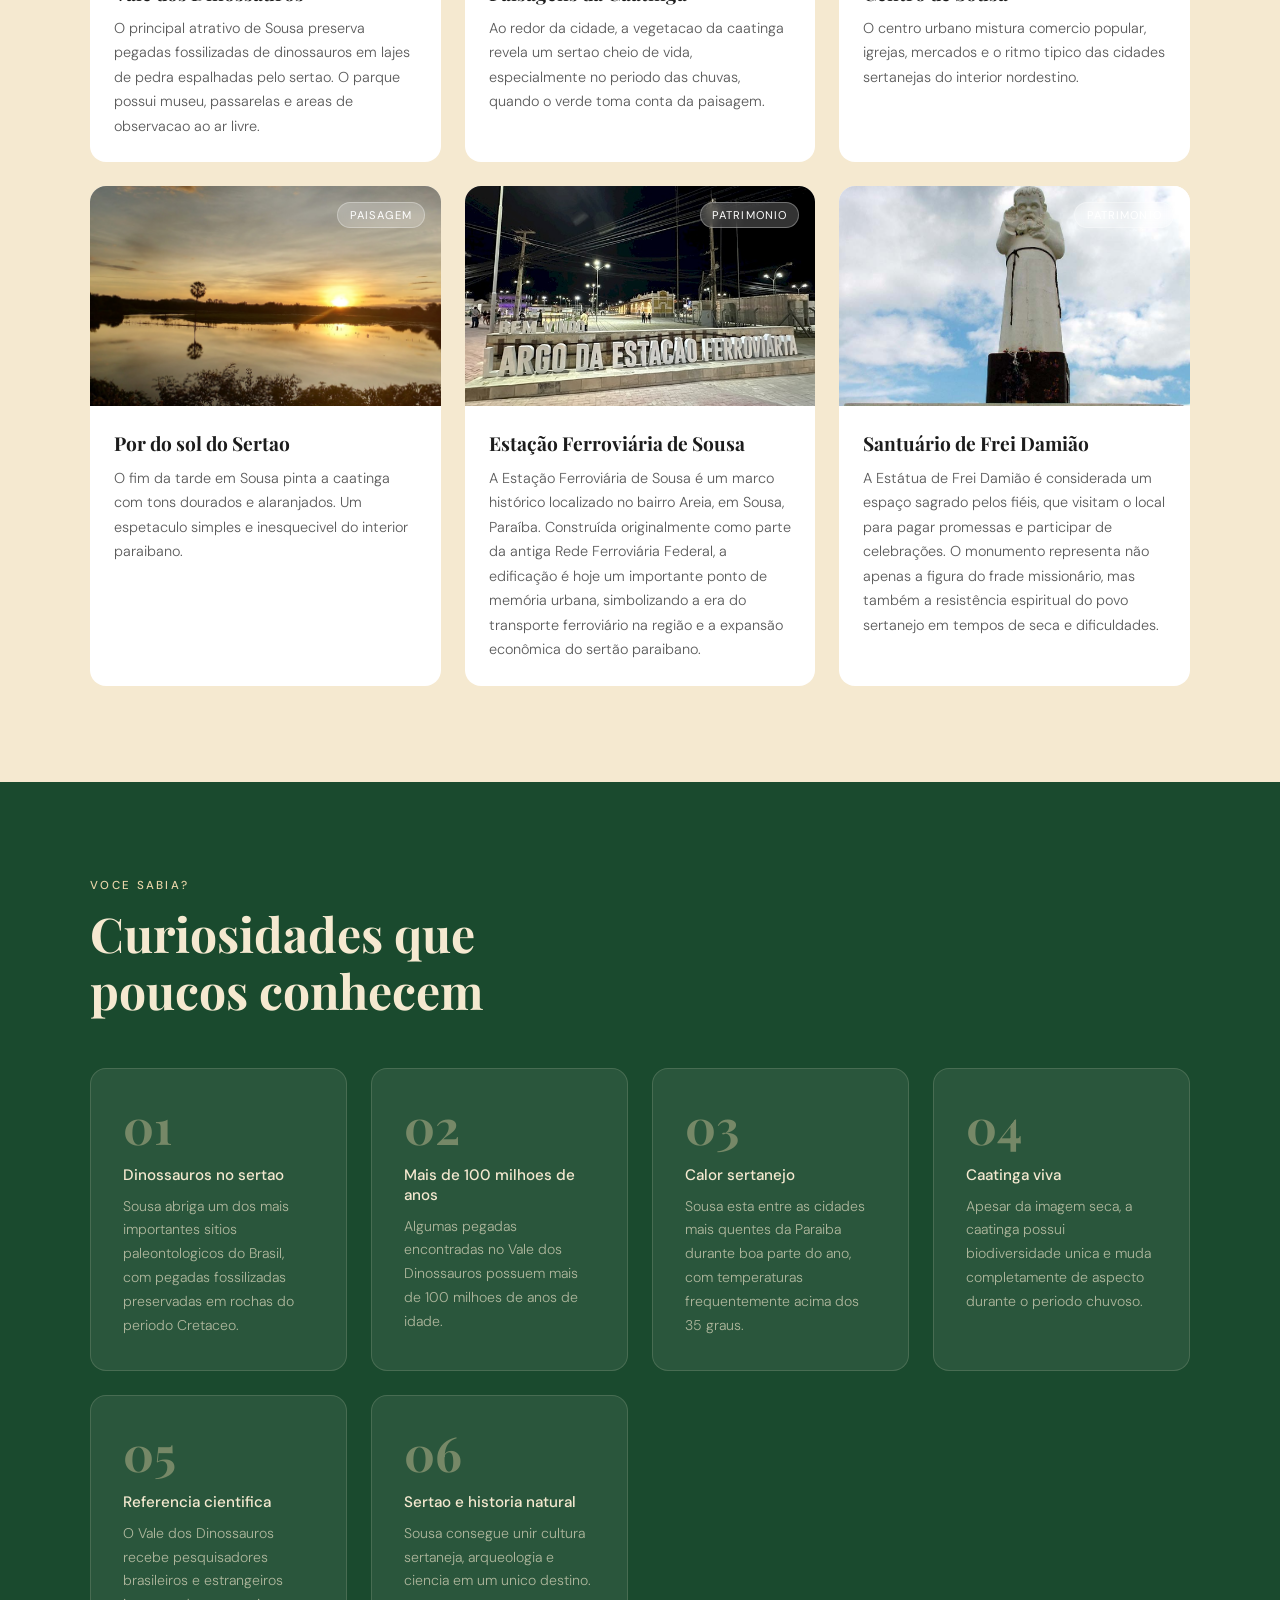
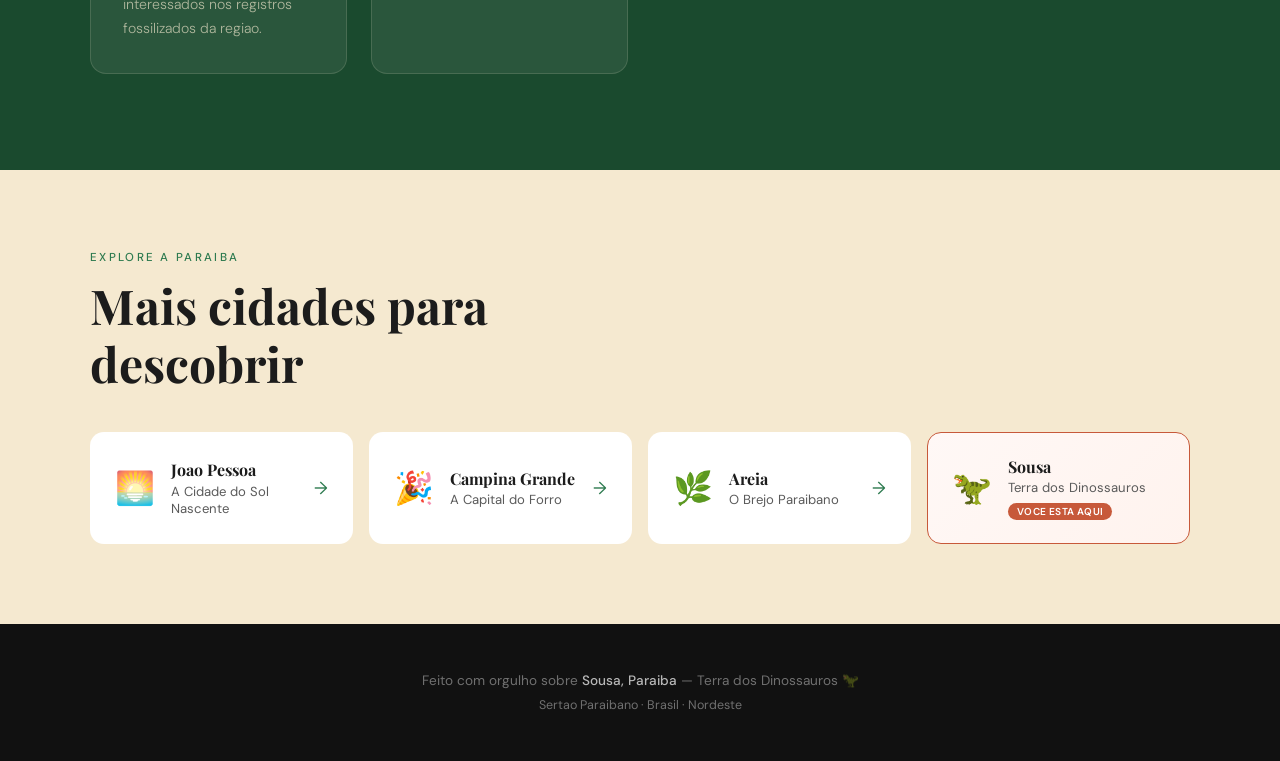
<file: sousa.html>
<!DOCTYPE html>
<html lang="pt-BR">
<head>
<meta charset="UTF-8">
<meta name="viewport" content="width=device-width, initial-scale=1.0">
<title>Sousa - Terra dos Dinossauros</title>

<link href="https://fonts.googleapis.com/css2?family=Playfair+Display:ital,wght@0,400;0,700;1,400&family=DM+Sans:wght@300;400;500&display=swap" rel="stylesheet">
<link rel="stylesheet" href="style.css">
</head>
<body>

<nav>
  <div class="nav-logo">Sousa</div>

  <input type="checkbox" id="nav-check" class="nav-check">

  <label for="nav-check" class="nav-toggle">
    <span></span><span></span><span></span>
  </label>

  <ul>
    <li><a href="#historia">Historia</a></li>
    <li><a href="#turismo">Pontos Turisticos</a></li>
    <li><a href="#curiosidades">Curiosidades</a></li>
    <li><a href="#outras-cidades">Outras Cidades</a></li>
    <li><a href="index.html" class="nav-link-sousa">&#8592; Joao Pessoa</a></li>
  </ul>
</nav>

<section class="hero hero-sousa">
  <p class="hero-eyebrow">Paraiba &middot; Sertao &middot; Vale dos Dinossauros</p>

  <h1>Onde o sertao<br><em>guarda pegadas pre-historicas</em></h1>

  <p class="hero-sub">
    No coracao do sertao paraibano, Sousa mistura calor, historia e misterio.
    Entre rios temporarios e vegetacao da caatinga, a cidade abriga um dos mais
    importantes sitios paleontologicos do Brasil: um vale marcado por pegadas
    de dinossauros com mais de 100 milhoes de anos.
  </p>

  <div class="hero-badges">
    <span class="badge">Fundada em 1854</span>
    <span class="badge">Terra dos Dinossauros</span>
    <span class="badge">Sertao Paraibano</span>
  </div>

  <div class="scroll-hint">
    <span>Rolar</span>
    <div class="line"></div>
  </div>
</section>

<section id="historia">
  <div class="container">

    <p class="section-label">No coracao do sertao</p>

    <h2 class="section-title">
      Uma cidade moldada<br>pela seca e pelo tempo
    </h2>

    <div class="historia-grid">

      <div class="historia-texto">

        <p>
          Sousa surgiu no interior do sertao paraibano como ponto estrategico de
          ocupacao e comercio durante o periodo colonial. Cortada por rios temporarios
          e cercada pela vegetacao da caatinga, a cidade cresceu ligada a pecuaria,
          agricultura e ao movimento das rotas sertanejas.
        </p>

        <p>
          Mas foi a descoberta de centenas de pegadas fossilizadas de dinossauros
          que transformou Sousa em referencia internacional na paleontologia.
          O chamado <strong>Vale dos Dinossauros</strong> revelou rastros preservados
          em rochas com mais de 100 milhoes de anos, atraindo pesquisadores e visitantes
          de varias partes do mundo.
        </p>

        <p>
          A cidade tambem carrega forte identidade cultural sertaneja. O calor intenso,
          o sotaque arrastado, os mercados populares e a culinaria marcada por carne de sol,
          queijo coalho e rapadura fazem parte da vida cotidiana de Sousa.
        </p>

        <p>
          Hoje, Sousa mistura ciencia, sertao e memoria. E um lugar onde o visitante
          pode caminhar entre pegadas pre-historicas pela manha e terminar o dia vendo
          o por do sol dourar a caatinga.
        </p>

      </div>

      <div class="timeline">

        <div class="timeline-item">
          <div class="timeline-dot">1854</div>
          <div class="timeline-content">
            <h3>Elevacao a cidade</h3>
            <p>Sousa e elevada oficialmente a categoria de cidade no sertao paraibano.</p>
          </div>
        </div>

        <div class="timeline-item">
          <div class="timeline-dot">1920</div>
          <div class="timeline-content">
            <h3>Crescimento regional</h3>
            <p>A cidade se consolida como polo comercial e agricola do alto sertao.</p>
          </div>
        </div>

        <div class="timeline-item">
          <div class="timeline-dot">1975</div>
          <div class="timeline-content">
            <h3>Descoberta paleontologica</h3>
            <p>Pesquisadores identificam pegadas fossilizadas de dinossauros na regiao.</p>
          </div>
        </div>

        <div class="timeline-item">
          <div class="timeline-dot">1980</div>
          <div class="timeline-content">
            <h3>Vale dos Dinossauros</h3>
            <p>O sitio ganha reconhecimento nacional e passa a receber visitantes e estudiosos.</p>
          </div>
        </div>

        <div class="timeline-item">
          <div class="timeline-dot">Hoje</div>
          <div class="timeline-content">
            <h3>Turismo cientifico e cultural</h3>
            <p>Sousa une historia natural, cultura sertaneja e turismo paleontologico.</p>
          </div>
        </div>

      </div>

    </div>
  </div>
</section>

<section class="dinossauro-section">

  <div class="container">

    <div class="dino-content">

      <div class="dino-visual">

        <div class="dino-card-grande">

          <div class="dino-icone">&#129430;</div>

          <h3>O Vale dos Dinossauros</h3>

          <p>
            O principal simbolo de Sousa abriga centenas de pegadas fossilizadas
            deixadas por dinossauros que viveram no periodo Cretaceo.
            O sitio paleontologico e considerado um dos mais importantes do Brasil
            e oferece passarelas, museu e areas de observacao.
          </p>

        </div>

        <div class="dino-stats">

          <div class="dino-stat">
            <span class="dino-num">50+</span>
            <span class="dino-label">tipos de pegadas</span>
          </div>

          <div class="dino-stat">
            <span class="dino-num">100M</span>
            <span class="dino-label">anos de historia</span>
          </div>

        </div>

      </div>

      <div class="dino-texto">

        <p class="section-label">Patrimonio Paleontologico</p>

        <h2 class="section-title">
          O sertao onde<br>dinossauros passaram
        </h2>

        <p>
          Poucos lugares no Brasil conseguem unir ciencia e paisagem sertaneja de
          forma tao unica quanto Sousa. As pegadas fossilizadas revelam detalhes
          sobre especies que viveram ali muito antes do surgimento humano.
        </p>

        <p>
          O Vale dos Dinossauros virou simbolo da cidade e desperta curiosidade
          em visitantes de todas as idades. Caminhar pelas passarelas do parque
          e observar marcas deixadas ha milhoes de anos provoca uma sensacao rara:
          a de tocar o tempo.
        </p>

        <p>
          Alem da paleontologia, Sousa tambem encanta pelo jeito autentico do sertao,
          pelas feiras populares, pelo calor intenso e pela hospitalidade tipica
          do interior nordestino.
        </p>

      </div>

    </div>

  </div>

</section>

<section id="turismo" class="turismo">

  <div class="container">

    <p class="section-label">Onde ir e o que ver</p>

    <h2 class="section-title">
      Pontos turisticos<br>imperdiveis
    </h2>

    <div class="spots-grid">

      <div class="spot-card">
        <div class="spot-img">
          <img src="imagens\sousa\valedinossaurossousa.webp" alt="Vale dos Dinossauros">
          <span class="spot-tag">Paleontologia</span>
        </div>

        <div class="spot-body">
          <h3>Vale dos Dinossauros</h3>
          <p>
            O principal atrativo de Sousa preserva pegadas fossilizadas de dinossauros
            em lajes de pedra espalhadas pelo sertao. O parque possui museu,
            passarelas e areas de observacao ao ar livre.
          </p>
        </div>
      </div>

      <div class="spot-card">
        <div class="spot-img">
          <img src="imagens\sousa\R.png" alt="Caatinga">
          <span class="spot-tag">Natureza</span>
        </div>

        <div class="spot-body">
          <h3>Paisagens da Caatinga</h3>
          <p>
            Ao redor da cidade, a vegetacao da caatinga revela um sertao cheio de vida,
            especialmente no periodo das chuvas, quando o verde toma conta da paisagem.
          </p>
        </div>
      </div>

      <div class="spot-card">
        <div class="spot-img">
          <img src="imagens\sousa\centrosousa.jpg" alt="Centro de Sousa">
          <span class="spot-tag">Centro</span>
        </div>

        <div class="spot-body">
          <h3>Centro de Sousa</h3>
          <p>
            O centro urbano mistura comercio popular, igrejas, mercados e o ritmo
            tipico das cidades sertanejas do interior nordestino.
          </p>
        </div>
      </div>

      <div class="spot-card">
        <div class="spot-img">
          <img src="imagens\sousa\pordosol.jpg" alt="Por do sol no sertao">
          <span class="spot-tag">Paisagem</span>
        </div>

        <div class="spot-body">
          <h3>Por do sol do Sertao</h3>
          <p>
            O fim da tarde em Sousa pinta a caatinga com tons dourados e alaranjados.
            Um espetaculo simples e inesquecivel do interior paraibano.
          </p>
        </div>
      </div>

      <div class="spot-card">
        <div class="spot-img">
          <img src="imagens\sousa\ferrovia.jpg" alt="Estação Ferroviária">
          <span class="spot-tag">Patrimonio</span>
        </div>

        <div class="spot-body">
          <h3>Estação Ferroviária de Sousa</h3>
          <p>
            A Estação Ferroviária de Sousa é um marco histórico localizado no bairro Areia, em Sousa, Paraíba.
            Construída originalmente como parte da antiga Rede Ferroviária Federal, a edificação é hoje um importante ponto de memória urbana, simbolizando a era do transporte ferroviário na região e a expansão econômica do sertão paraibano.
          </p>
        </div>
      </div>

      <div class="spot-card">
        <div class="spot-img">
          <img src="imagens\sousa\estatua.jpg" alt="Santuário de Frei Damião">
          <span class="spot-tag">Patrimonio</span>
        </div>

        <div class="spot-body">
          <h3>Santuário de Frei Damião</h3>
          <p>
            A Estátua de Frei Damião é considerada um espaço sagrado pelos fiéis, que visitam o local para pagar promessas e participar de celebrações.
            O monumento representa não apenas a figura do frade missionário, mas também a resistência espiritual do povo sertanejo em tempos de seca e dificuldades.
          </p>
        </div>
      </div>

    </div>

  </div>

</section>

<section id="curiosidades" class="curiosidades">

  <div class="container">

    <p class="section-label">Voce sabia?</p>

    <h2 class="section-title">
      Curiosidades que<br>poucos conhecem
    </h2>

    <div class="curio-grid">

      <div class="curio-card">
        <div class="curio-num">01</div>
        <h3>Dinossauros no sertao</h3>
        <p>
          Sousa abriga um dos mais importantes sitios paleontologicos do Brasil,
          com pegadas fossilizadas preservadas em rochas do periodo Cretaceo.
        </p>
      </div>

      <div class="curio-card">
        <div class="curio-num">02</div>
        <h3>Mais de 100 milhoes de anos</h3>
        <p>
          Algumas pegadas encontradas no Vale dos Dinossauros possuem mais de
          100 milhoes de anos de idade.
        </p>
      </div>

      <div class="curio-card">
        <div class="curio-num">03</div>
        <h3>Calor sertanejo</h3>
        <p>
          Sousa esta entre as cidades mais quentes da Paraiba durante boa parte do ano,
          com temperaturas frequentemente acima dos 35 graus.
        </p>
      </div>

      <div class="curio-card">
        <div class="curio-num">04</div>
        <h3>Caatinga viva</h3>
        <p>
          Apesar da imagem seca, a caatinga possui biodiversidade unica e muda
          completamente de aspecto durante o periodo chuvoso.
        </p>
      </div>

      <div class="curio-card">
        <div class="curio-num">05</div>
        <h3>Referencia cientifica</h3>
        <p>
          O Vale dos Dinossauros recebe pesquisadores brasileiros e estrangeiros
          interessados nos registros fossilizados da regiao.
        </p>
      </div>

      <div class="curio-card">
        <div class="curio-num">06</div>
        <h3>Sertao e historia natural</h3>
        <p>
          Sousa consegue unir cultura sertaneja, arqueologia e ciencia em um unico destino.
        </p>
      </div>

    </div>

  </div>

</section>

<section id="outras-cidades" class="outras-cidades">

  <div class="container">

    <p class="section-label">Explore a Paraiba</p>

    <h2 class="section-title">
      Mais cidades para<br>descobrir
    </h2>

    <div class="cidades-nav">

      <a href="index.html" class="cidade-link">
        <div class="cidade-link-icon">&#127749;</div>
        <div>
          <h4>Joao Pessoa</h4>
          <p>A Cidade do Sol Nascente</p>
        </div>
        <span class="cidade-link-seta">&rarr;</span>
      </a>

      <a href="campina-grande.html" class="cidade-link">
        <div class="cidade-link-icon">&#127881;</div>
        <div>
          <h4>Campina Grande</h4>
          <p>A Capital do Forro</p>
        </div>
        <span class="cidade-link-seta">&rarr;</span>
      </a>

      <a href="areia.html" class="cidade-link">
        <div class="cidade-link-icon">&#127807;</div>
        <div>
          <h4>Areia</h4>
          <p>O Brejo Paraibano</p>
        </div>
        <span class="cidade-link-seta">&rarr;</span>
      </a>

      <div class="cidade-link cidade-link-atual">
        <div class="cidade-link-icon">&#129430;</div>
        <div>
          <h4>Sousa</h4>
          <p>Terra dos Dinossauros <span class="badge-atual">Voce esta aqui</span></p>
        </div>
      </div>

    </div>

  </div>

</section>

<footer>
  <p>
    Feito com orgulho sobre <strong>Sousa, Paraiba</strong>
    &mdash; Terra dos Dinossauros &#129430;
  </p>

  <p style="margin-top:0.5rem;font-size:0.78rem;">
    Sertao Paraibano &middot; Brasil &middot; Nordeste
  </p>
</footer>

</body>
</html>
</file>
<file: style.css>
*, *::before, *::after { box-sizing: border-box; margin: 0; padding: 0; }

:root {
  --verde: #1a4a2e;
  --verde-claro: #2d7a4f;
  --areia: #f5e9d0;
  --areia-escura: #e8d4a8;
  --mar: #1a6b8a;
  --mar-claro: #3498b5;
  --coral: #c7593a;
  --texto: #1c1c1c;
  --texto-claro: #5a5a5a;
}

html { scroll-behavior: smooth; }

body {
  font-family: 'DM Sans', sans-serif;
  background: #fafaf7;
  color: var(--texto);
  overflow-x: hidden;
}

/* NAV */
nav {
  position: fixed;
  top: 0; left: 0; right: 0;
  z-index: 100;
  display: flex;
  justify-content: space-between;
  align-items: center;
  padding: 1.2rem 3rem;
  background: rgba(26, 74, 46, 0.95);
  backdrop-filter: blur(8px);
}

.nav-logo {
  font-family: 'Playfair Display', serif;
  color: var(--areia);
  font-size: 1.3rem;
  letter-spacing: 0.05em;
}

nav ul {
  list-style: none;
  display: flex;
  gap: 2rem;
}

nav a {
  color: var(--areia-escura);
  text-decoration: none;
  font-size: 0.85rem;
  font-weight: 400;
  letter-spacing: 0.08em;
  text-transform: uppercase;
  transition: color 0.2s;
}

nav a:hover { color: #fff; }

/* Hamburguer CSS puro — esconde o checkbox */
.nav-check {
  display: none;
}

.nav-toggle {
  display: none;
  flex-direction: column;
  gap: 5px;
  cursor: pointer;
  padding: 4px;
  background: none;
  border: none;
}

.nav-toggle span {
  display: block;
  width: 24px;
  height: 2px;
  background: var(--areia);
  border-radius: 2px;
  transition: transform 0.3s, opacity 0.3s;
}

.nav-check:checked ~ .nav-toggle span:nth-child(1) { transform: translateY(7px) rotate(45deg); }
.nav-check:checked ~ .nav-toggle span:nth-child(2) { opacity: 0; }
.nav-check:checked ~ .nav-toggle span:nth-child(3) { transform: translateY(-7px) rotate(-45deg); }

/* HERO */
.hero {
  min-height: 100vh;
  background: linear-gradient(160deg, var(--verde) 0%, #0d3320 40%, var(--mar) 100%);
  display: flex;
  flex-direction: column;
  justify-content: center;
  align-items: center;
  text-align: center;
  padding: 8rem 2rem 4rem;
  position: relative;
  overflow: hidden;
}

.hero::before {
  content: '';
  position: absolute;
  inset: 0;
  background:
    radial-gradient(ellipse 80% 60% at 20% 80%, rgba(52,152,181,0.25) 0%, transparent 60%),
    radial-gradient(ellipse 60% 40% at 80% 20%, rgba(199,89,58,0.15) 0%, transparent 60%);
}

.hero-eyebrow {
  color: var(--areia-escura);
  font-size: 0.78rem;
  letter-spacing: 0.25em;
  text-transform: uppercase;
  margin-bottom: 1.5rem;
  opacity: 0.8;
}

.hero h1 {
  font-family: 'Playfair Display', serif;
  font-size: clamp(3rem, 8vw, 6.5rem);
  color: #fff;
  line-height: 1.05;
  margin-bottom: 1rem;
  position: relative;
}

.hero h1 em {
  font-style: italic;
  color: var(--areia);
}

.hero-sub {
  font-size: 1.1rem;
  color: rgba(245,233,208,0.85);
  max-width: 520px;
  line-height: 1.7;
  margin-bottom: 3rem;
  font-weight: 300;
}

.hero-badges {
  display: flex;
  gap: 1rem;
  flex-wrap: wrap;
  justify-content: center;
}

.badge {
  padding: 0.5rem 1.2rem;
  border: 1px solid rgba(245,233,208,0.35);
  border-radius: 100px;
  color: var(--areia);
  font-size: 0.82rem;
  letter-spacing: 0.05em;
}

.scroll-hint {
  position: absolute;
  bottom: 2.5rem;
  left: 50%;
  transform: translateX(-50%);
  display: flex;
  flex-direction: column;
  align-items: center;
  gap: 0.5rem;
  color: rgba(245,233,208,0.5);
  font-size: 0.75rem;
  letter-spacing: 0.1em;
}

.scroll-hint .line {
  width: 1px;
  height: 40px;
  background: linear-gradient(to bottom, rgba(245,233,208,0.5), transparent);
  animation: pulse 2s ease-in-out infinite;
}

@keyframes pulse {
  0%, 100% { opacity: 0.4; }
  50% { opacity: 1; }
}

/* SECOES GERAIS */
section { padding: 6rem 2rem; }

.container { max-width: 1100px; margin: 0 auto; }

.section-label {
  font-size: 0.72rem;
  letter-spacing: 0.2em;
  text-transform: uppercase;
  color: var(--verde-claro);
  font-weight: 500;
  margin-bottom: 0.75rem;
}

.section-title {
  font-family: 'Playfair Display', serif;
  font-size: clamp(2rem, 4vw, 3rem);
  line-height: 1.2;
  color: var(--texto);
  margin-bottom: 1.5rem;
}

/* HISTORIA */
.historia-grid {
  display: grid;
  grid-template-columns: 1fr 1fr;
  gap: 5rem;
  align-items: start;
  margin-top: 3rem;
}

.historia-texto p {
  font-size: 1.05rem;
  line-height: 1.85;
  color: var(--texto-claro);
  margin-bottom: 1.2rem;
  font-weight: 300;
}

.historia-texto p strong {
  color: var(--texto);
  font-weight: 500;
}

/* TIMELINE */
.timeline {
  display: flex;
  flex-direction: column;
  gap: 0;
}

.timeline-item {
  display: flex;
  gap: 1.5rem;
  padding-bottom: 2rem;
  position: relative;
}

.timeline-item::before {
  content: '';
  position: absolute;
  left: 18px;
  top: 36px;
  bottom: 0;
  width: 1px;
  background: var(--areia-escura);
}

.timeline-item:last-child::before { display: none; }

.timeline-dot {
  width: 38px;
  height: 38px;
  border-radius: 50%;
  background: var(--verde);
  color: #fff;
  display: flex;
  align-items: center;
  justify-content: center;
  font-size: 0.65rem;
  font-weight: 500;
  flex-shrink: 0;
  letter-spacing: -0.01em;
}

.timeline-content h3 {
  font-family: 'Playfair Display', serif;
  font-size: 1rem;
  margin-bottom: 0.3rem;
  font-weight: 700;
}

.timeline-content p {
  font-size: 0.88rem;
  color: var(--texto-claro);
  line-height: 1.6;
}

/* TURISMO */
.turismo { background: var(--areia); }

.spots-grid {
  display: grid;
  grid-template-columns: repeat(auto-fit, minmax(300px, 1fr));
  gap: 1.5rem;
  margin-top: 3rem;
}

.spot-card {
  background: #fff;
  border-radius: 16px;
  overflow: hidden;
  transition: transform 0.3s ease;
}

.spot-card:hover { transform: translateY(-6px); }

.spot-img {
  height: 220px;
  position: relative;
  overflow: hidden;
  background: #ccc;
}

.spot-img img {
  width: 100%;
  height: 100%;
  object-fit: cover;
  display: block;
  transition: transform 0.5s ease;
}

.spot-card:hover .spot-img img { transform: scale(1.06); }

.spot-tag {
  position: absolute;
  top: 1rem;
  right: 1rem;
  background: rgba(255,255,255,0.2);
  color: #fff;
  font-size: 0.7rem;
  letter-spacing: 0.1em;
  text-transform: uppercase;
  padding: 0.3rem 0.7rem;
  border-radius: 100px;
  backdrop-filter: blur(4px);
  border: 1px solid rgba(255,255,255,0.3);
}

.spot-body { padding: 1.5rem; }

.spot-body h3 {
  font-family: 'Playfair Display', serif;
  font-size: 1.2rem;
  margin-bottom: 0.6rem;
  color: var(--texto);
}

.spot-body p {
  font-size: 0.9rem;
  line-height: 1.7;
  color: var(--texto-claro);
  font-weight: 300;
}

/* CURIOSIDADES */
.curiosidades { background: var(--verde); }

.curiosidades .section-label { color: var(--areia-escura); }
.curiosidades .section-title { color: var(--areia); }

.curio-grid {
  display: grid;
  grid-template-columns: repeat(auto-fit, minmax(240px, 1fr));
  gap: 1.5rem;
  margin-top: 3rem;
}

.curio-card {
  background: rgba(255,255,255,0.07);
  border: 1px solid rgba(245,233,208,0.15);
  border-radius: 16px;
  padding: 2rem;
}

.curio-num {
  font-family: 'Playfair Display', serif;
  font-size: 3rem;
  font-weight: 700;
  color: var(--areia-escura);
  opacity: 0.4;
  line-height: 1;
  margin-bottom: 1rem;
}

.curio-card h3 {
  font-size: 0.95rem;
  font-weight: 500;
  color: var(--areia);
  margin-bottom: 0.6rem;
}

.curio-card p {
  font-size: 0.88rem;
  color: rgba(245,233,208,0.65);
  line-height: 1.7;
  font-weight: 300;
}

/* OUTRAS CIDADES */
.outras-cidades {
  background: var(--areia);
  padding: 5rem 2rem;
}

.cidades-nav {
  display: grid;
  grid-template-columns: repeat(auto-fit, minmax(220px, 1fr));
  gap: 1rem;
  margin-top: 2.5rem;
}

.cidade-link {
  display: flex;
  align-items: center;
  gap: 1rem;
  padding: 1.4rem 1.5rem;
  background: #fff;
  border-radius: 14px;
  text-decoration: none;
  color: var(--texto);
  border: 1.5px solid transparent;
  transition: border-color 0.2s, transform 0.2s, box-shadow 0.2s;
}

a.cidade-link:hover {
  border-color: var(--verde-claro);
  transform: translateY(-3px);
  box-shadow: 0 8px 24px rgba(26,74,46,0.1);
}

.cidade-link-atual {
  border-color: var(--coral) !important;
  background: linear-gradient(135deg, #fff8f6, #fff3ee);
  cursor: default;
}

.cidade-link-em-breve {
  opacity: 0.45;
  cursor: default;
}

.cidade-link-icon {
  font-size: 2rem;
  flex-shrink: 0;
}

.cidade-link h4 {
  font-family: 'Playfair Display', serif;
  font-size: 1rem;
  margin-bottom: 0.15rem;
  color: var(--texto);
}

.cidade-link p {
  font-size: 0.82rem;
  color: var(--texto-claro);
  display: flex;
  align-items: center;
  gap: 0.4rem;
  flex-wrap: wrap;
}

.cidade-link-seta {
  margin-left: auto;
  font-size: 1.1rem;
  color: var(--verde-claro);
  flex-shrink: 0;
}

.badge-atual {
  background: var(--coral);
  color: #fff;
  font-size: 0.63rem;
  font-weight: 600;
  padding: 0.15rem 0.55rem;
  border-radius: 100px;
  letter-spacing: 0.04em;
  text-transform: uppercase;
}

.em-breve {
  background: var(--areia-escura);
  color: var(--texto-claro);
  font-size: 0.63rem;
  font-weight: 600;
  padding: 0.15rem 0.55rem;
  border-radius: 100px;
  letter-spacing: 0.04em;
  text-transform: uppercase;
  margin-left: auto;
  flex-shrink: 0;
}

/* FOOTER */
footer {
  background: #111;
  color: rgba(255,255,255,0.4);
  text-align: center;
  padding: 3rem 2rem;
  font-size: 0.85rem;
}

footer strong { color: rgba(255,255,255,0.7); font-weight: 500; }

/* HERO PRAIA (tambau) */
.hero-praia {
  min-height: 85vh;
  background: linear-gradient(160deg, #0d3b52 0%, var(--mar) 60%, #1a9a7a 100%);
  display: flex;
  flex-direction: column;
  justify-content: flex-end;
  padding: 2rem 2rem 4rem;
  position: relative;
  overflow: hidden;
}

.hero-praia::before {
  content: '';
  position: absolute;
  inset: 0;
  background:
    radial-gradient(ellipse 70% 50% at 80% 30%, rgba(52,152,181,0.3) 0%, transparent 60%),
    radial-gradient(ellipse 50% 60% at 10% 80%, rgba(26,154,122,0.2) 0%, transparent 60%);
}

.hero-praia-foto {
  position: absolute;
  inset: 0;
  width: 100%;
  height: 100%;
  object-fit: cover;
  opacity: 0.35;
}

.breadcrumb {
  position: absolute;
  top: 6rem;
  left: 2rem;
  display: flex;
  align-items: center;
  gap: 0.5rem;
  font-size: 0.8rem;
  color: rgba(245,233,208,0.7);
  z-index: 2;
}

.breadcrumb a {
  color: rgba(245,233,208,0.7);
  text-decoration: none;
  transition: color 0.2s;
}

.breadcrumb a:hover { color: var(--areia); }
.breadcrumb span { opacity: 0.5; }

.hero-praia-content {
  position: relative;
  z-index: 2;
  max-width: 700px;
}

.hero-praia-content .hero-eyebrow { margin-bottom: 0.8rem; }

.hero-praia-content h1 {
  font-family: 'Playfair Display', serif;
  font-size: clamp(2.8rem, 7vw, 5.5rem);
  color: #fff;
  line-height: 1.05;
  margin-bottom: 1rem;
}

.hero-praia-content h1 em {
  font-style: italic;
  color: var(--areia);
}

.hero-praia-content p {
  font-size: 1.05rem;
  color: rgba(245,233,208,0.85);
  max-width: 520px;
  line-height: 1.7;
  font-weight: 300;
  margin-bottom: 2rem;
}

.hero-meta {
  display: flex;
  gap: 1.5rem;
  flex-wrap: wrap;
}

.meta-item {
  display: flex;
  flex-direction: column;
  gap: 0.2rem;
}

.meta-label {
  font-size: 0.68rem;
  letter-spacing: 0.15em;
  text-transform: uppercase;
  color: rgba(245,233,208,0.5);
}

.meta-value {
  font-size: 0.9rem;
  color: var(--areia);
  font-weight: 500;
}

.pagina-conteudo {
  max-width: 1100px;
  margin: 0 auto;
  padding: 5rem 2rem;
}

.conteudo-grid {
  display: grid;
  grid-template-columns: 1fr 320px;
  gap: 4rem;
  align-items: start;
}

.texto-principal h2 {
  font-family: 'Playfair Display', serif;
  font-size: 2rem;
  margin-bottom: 1.2rem;
  color: var(--texto);
}

.texto-principal p {
  font-size: 1.02rem;
  line-height: 1.85;
  color: var(--texto-claro);
  margin-bottom: 1.2rem;
  font-weight: 300;
}

.texto-principal p strong {
  color: var(--texto);
  font-weight: 500;
}

.sidebar {
  display: flex;
  flex-direction: column;
  gap: 1.2rem;
  position: sticky;
  top: 6rem;
}

.info-card {
  background: var(--areia);
  border-radius: 14px;
  padding: 1.5rem;
}

.info-card h4 {
  font-size: 0.7rem;
  letter-spacing: 0.15em;
  text-transform: uppercase;
  color: var(--verde-claro);
  font-weight: 600;
  margin-bottom: 1rem;
}

.info-row {
  display: flex;
  justify-content: space-between;
  align-items: baseline;
  padding: 0.6rem 0;
  border-bottom: 1px solid var(--areia-escura);
  font-size: 0.88rem;
}

.info-row:last-child { border-bottom: none; }
.info-row .label { color: var(--texto-claro); }
.info-row .valor { color: var(--texto); font-weight: 500; text-align: right; max-width: 55%; }

.dica-card {
  background: var(--verde);
  border-radius: 14px;
  padding: 1.5rem;
}

.dica-card h4 {
  font-size: 0.7rem;
  letter-spacing: 0.15em;
  text-transform: uppercase;
  color: var(--areia-escura);
  font-weight: 600;
  margin-bottom: 1rem;
}

.dica-card p {
  font-size: 0.88rem;
  color: rgba(245,233,208,0.75);
  line-height: 1.65;
  font-weight: 300;
}

.galeria-section {
  background: var(--areia);
  padding: 5rem 2rem;
}

.galeria-grid {
  display: grid;
  grid-template-columns: repeat(3, 1fr);
  grid-template-rows: 280px 280px;
  gap: 1rem;
  margin-top: 2.5rem;
}

.galeria-item {
  border-radius: 12px;
  overflow: hidden;
  position: relative;
  background: #d0d0c8;
  cursor: pointer;
}

.galeria-item.destaque { grid-row: 1 / 3; }

.galeria-item img {
  width: 100%;
  height: 100%;
  object-fit: cover;
  display: block;
  transition: transform 0.5s ease;
}

.galeria-item:hover img { transform: scale(1.05); }

.foto-placeholder {
  width: 100%;
  height: 100%;
  display: flex;
  flex-direction: column;
  align-items: center;
  justify-content: center;
  gap: 0.75rem;
  background: linear-gradient(135deg, #c8d8e0 0%, #b0c8d8 100%);
}

.foto-placeholder .foto-icon { font-size: 2.5rem; opacity: 0.5; }

.foto-placeholder .foto-legenda {
  font-size: 0.78rem;
  color: #5a7a8a;
  letter-spacing: 0.08em;
  text-transform: uppercase;
  text-align: center;
  padding: 0 1rem;
}

.foto-numero {
  position: absolute;
  bottom: 0.8rem;
  left: 0.8rem;
  background: rgba(0,0,0,0.35);
  color: #fff;
  font-size: 0.7rem;
  padding: 0.25rem 0.6rem;
  border-radius: 100px;
  backdrop-filter: blur(4px);
}

.atracoes-section { padding: 5rem 2rem; }

.atracoes-grid {
  display: grid;
  grid-template-columns: repeat(auto-fit, minmax(200px, 1fr));
  gap: 1rem;
  margin-top: 2.5rem;
}

.atracao-card {
  border: 1.5px solid var(--areia-escura);
  border-radius: 14px;
  padding: 1.5rem;
  transition: border-color 0.2s, transform 0.2s;
  cursor: pointer;
}

.atracao-card:hover {
  border-color: var(--verde-claro);
  transform: translateY(-3px);
}

.atracao-emoji { font-size: 1.8rem; margin-bottom: 0.8rem; }

.atracao-card h4 {
  font-family: 'Playfair Display', serif;
  font-size: 1rem;
  margin-bottom: 0.4rem;
  color: var(--texto);
}

.atracao-card p {
  font-size: 0.82rem;
  color: var(--texto-claro);
  line-height: 1.5;
}

.atracao-dist {
  display: inline-block;
  margin-top: 0.8rem;
  font-size: 0.72rem;
  color: var(--verde-claro);
  font-weight: 500;
  letter-spacing: 0.05em;
}

.btn-voltar {
  display: inline-flex;
  align-items: center;
  gap: 0.5rem;
  background: var(--verde);
  color: var(--areia);
  text-decoration: none;
  font-size: 0.85rem;
  font-weight: 500;
  padding: 0.7rem 1.4rem;
  border-radius: 100px;
  letter-spacing: 0.03em;
  transition: background 0.2s, transform 0.2s;
  margin-bottom: 2rem;
  align-self: flex-start;
}

.btn-voltar:hover {
  background: var(--verde-claro);
  transform: translateX(-3px);
}

/* TABLET */
@media (max-width: 1024px) {
  .historia-grid { gap: 3rem; }
  .spots-grid { grid-template-columns: repeat(2, 1fr); }
  .curio-grid { grid-template-columns: repeat(2, 1fr); }
}

/* MOBILE */
@media (max-width: 768px) {
  nav { padding: 1rem 1.5rem; }

  .nav-toggle { display: flex; }

  nav ul {
    display: none;
    position: fixed;
    top: 60px;
    left: 0;
    right: 0;
    background: rgba(26,74,46,0.98);
    backdrop-filter: blur(12px);
    flex-direction: column;
    align-items: center;
    gap: 0;
    padding: 1rem 0 2rem;
    border-top: 1px solid rgba(245,233,208,0.15);
    z-index: 99;
  }

  .nav-check:checked ~ ul {
    display: flex;
  }

  nav ul li a {
    display: block;
    padding: 1rem 2rem;
    font-size: 1rem;
  }

  section { padding: 3.5rem 1.25rem; }

  .hero {
    padding: 7rem 1.5rem 4rem;
    min-height: 100svh;
  }

  .hero h1 { font-size: clamp(2.4rem, 12vw, 3.5rem); }
  .hero-sub { font-size: 1rem; margin-bottom: 2rem; }
  .hero-badges { gap: 0.6rem; }
  .badge { font-size: 0.75rem; padding: 0.4rem 0.9rem; }

  .historia-grid { grid-template-columns: 1fr; gap: 2.5rem; }
  .historia-texto p { font-size: 0.97rem; }

  .timeline-dot { width: 34px; height: 34px; font-size: 0.6rem; }
  .timeline-item::before { left: 16px; }

  .spots-grid { grid-template-columns: 1fr; gap: 1.25rem; }
  .spot-img { height: 200px; }

  .curio-grid { grid-template-columns: 1fr; gap: 1rem; }
  .curio-card { padding: 1.5rem; }
  .curio-num { font-size: 2.2rem; margin-bottom: 0.6rem; }

  .cidades-nav { grid-template-columns: 1fr; }

  footer { padding: 2rem 1.5rem; }

  .hero-praia { min-height: 70vh; padding: 2rem 1.25rem 3rem; }
  .breadcrumb { left: 1.25rem; }
  .pagina-conteudo { padding: 3rem 1.25rem; }
  .galeria-section, .atracoes-section { padding: 3rem 1.25rem; }

  .conteudo-grid { grid-template-columns: 1fr; gap: 2.5rem; }
  .sidebar { position: static; }

  .galeria-grid {
    grid-template-columns: 1fr;
    grid-template-rows: repeat(5, 200px);
  }

  .galeria-item.destaque { grid-column: 1; grid-row: 1; }
  .hero-meta { gap: 1rem; }
}

@media (max-width: 380px) {
  .hero h1 { font-size: 2.2rem; }
  .hero-badges { flex-direction: column; align-items: center; }
  .section-title { font-size: 1.8rem; }
}
/* ═══════════════════════════════════════════════════════
   campina-grande.css
═══════════════════════════════════════════════════════ */

/* ── Variáveis extras — paleta festiva junina ── */
:root {
  --amarelo-festivo: #f5c842;
  --vermelho-festa: #c7253e;
  --azul-ceu: #1d5fa8;
  --roxo-bandeira: #7b3fb5;
  --verde-folha: #2d7a4f;
  --noite-sao-joao: #0d0a1e;
  --noite-media: #1a133a;
}

/* ── NAV — link "voltar" destacado ── */
.nav-link-home {
  color: var(--amarelo-festivo) !important;
  opacity: 0.85;
}
.nav-link-home:hover {
  opacity: 1;
  color: #fff !important;
}

/* ══════════════════════════════════════════════

  bandeirinhas  de São João
══════════════════════════════════════════════ */
.hero-cg {
  background: linear-gradient(155deg, var(--noite-sao-joao) 0%, var(--noite-media) 45%, #2a1050 100%);
  position: relative;
  overflow: hidden;
}

/* Estrelas no fundo */
.hero-cg::after {
  content: '';
  position: absolute;
  inset: 0;
  background-image:
    radial-gradient(1px 1px at 15% 20%, rgba(255,255,255,0.6) 0%, transparent 100%),
    radial-gradient(1px 1px at 35% 40%, rgba(255,255,255,0.4) 0%, transparent 100%),
    radial-gradient(2px 2px at 55% 15%, rgba(245,200,66,0.5) 0%, transparent 100%),
    radial-gradient(1px 1px at 75% 35%, rgba(255,255,255,0.5) 0%, transparent 100%),
    radial-gradient(1px 1px at 90% 60%, rgba(255,255,255,0.3) 0%, transparent 100%),
    radial-gradient(2px 2px at 20% 70%, rgba(245,200,66,0.4) 0%, transparent 100%),
    radial-gradient(1px 1px at 45% 80%, rgba(255,255,255,0.4) 0%, transparent 100%),
    radial-gradient(1px 1px at 65% 55%, rgba(255,255,255,0.3) 0%, transparent 100%),
    radial-gradient(2px 2px at 80% 85%, rgba(245,200,66,0.3) 0%, transparent 100%);
  pointer-events: none;
  z-index: 0;
}

.hero-cg .hero-eyebrow,
.hero-cg .hero h1,
.hero-cg .hero-sub,
.hero-cg .hero-badges,
.hero-cg .scroll-hint {
  position: relative;
  z-index: 2;
}

/* Brilho quente no centro */
.hero-cg-bg {
  position: absolute;
  inset: 0;
  background:
    radial-gradient(ellipse 70% 50% at 50% 70%, rgba(199, 37, 62, 0.18) 0%, transparent 65%),
    radial-gradient(ellipse 50% 40% at 30% 30%, rgba(245,200,66, 0.12) 0%, transparent 60%);
  z-index: 1;
}

/* Emojis flutuantes de festa */
.hero-cg-lanterns {
  position: absolute;
  inset: 0;
  pointer-events: none;
  z-index: 1;
  overflow: hidden;
}

.lantern {
  position: absolute;
  font-size: 1.6rem;
  opacity: 0.25;
  animation: floatLantern 8s ease-in-out infinite;
}

.l1 { top: 12%; left: 8%;   animation-delay: 0s;    animation-duration: 9s; }
.l2 { top: 20%; right: 10%; animation-delay: 2s;    animation-duration: 7s; }
.l3 { top: 50%; left: 5%;   animation-delay: 1.5s;  animation-duration: 11s; }
.l4 { bottom: 20%; right: 15%; animation-delay: 3s; animation-duration: 8s; }
.l5 { bottom: 35%; left: 20%;  animation-delay: 0.5s; animation-duration: 10s; }

@keyframes floatLantern {
  0%, 100% { transform: translateY(0px) rotate(-5deg); }
  50%       { transform: translateY(-20px) rotate(5deg); }
}

/* Badge especial Campina */
.hero-cg .badge {
  border-color: rgba(245, 200, 66, 0.4);
  color: var(--amarelo-festivo);
}

/* ══════════════════════════════════════════════
   SÃO JOÃO — seção especial
══════════════════════════════════════════════ */
.sao-joao-section {
  background: linear-gradient(135deg, var(--noite-sao-joao) 0%, #1a1040 50%, #2d0a1a 100%);
  padding: 6rem 2rem;
  position: relative;
  overflow: hidden;
}

.sao-joao-section::before {
  content: '';
  position: absolute;
  inset: 0;
  background:
    radial-gradient(ellipse 60% 60% at 80% 50%, rgba(245,200,66,0.08) 0%, transparent 65%),
    radial-gradient(ellipse 40% 40% at 20% 70%, rgba(199,37,62,0.1) 0%, transparent 60%);
  pointer-events: none;
}

.sj-content {
  max-width: 1100px;
  margin: 0 auto;
  display: grid;
  grid-template-columns: 1fr 1fr;
  gap: 5rem;
  align-items: center;
  position: relative;
  z-index: 1;
}

.sj-texto p {
  font-size: 1.02rem;
  line-height: 1.85;
  color: rgba(245, 233, 208, 0.75);
  font-weight: 300;
  margin-bottom: 1.2rem;
}

.sj-texto p strong {
  color: var(--areia);
  font-weight: 500;
}

/* Stats */
.sj-stats {
  display: flex;
  gap: 2.5rem;
  margin-top: 2.5rem;
  padding-top: 2rem;
  border-top: 1px solid rgba(245,200,66,0.2);
}

.sj-stat {
  display: flex;
  flex-direction: column;
  gap: 0.25rem;
}

.sj-num {
  font-family: 'Playfair Display', serif;
  font-size: 2.8rem;
  font-weight: 700;
  color: var(--amarelo-festivo);
  line-height: 1;
}

.sj-label {
  font-size: 0.75rem;
  letter-spacing: 0.1em;
  text-transform: uppercase;
  color: rgba(245, 233, 208, 0.5);
}

/* Visual lado direito */
.sj-visual {
  display: flex;
  flex-direction: column;
  align-items: center;
  gap: 2rem;
}

/* Bandeirolas decorativas */
.bandeirolas {
  width: 100%;
  display: flex;
  flex-direction: column;
  gap: 0.6rem;
  padding: 0 0.5rem;
}

.fio {
  display: flex;
  gap: 0.5rem;
  justify-content: center;
  align-items: flex-end;
  position: relative;
}

.fio::before {
  content: '';
  position: absolute;
  top: 6px;
  left: 0; right: 0;
  height: 1px;
  background: rgba(245,200,66,0.3);
  z-index: 0;
}

.b {
  display: block;
  width: 28px;
  height: 36px;
  clip-path: polygon(50% 0%, 100% 35%, 100% 100%, 0% 100%, 0% 35%);
  position: relative;
  z-index: 1;
  animation: swingFlag 3s ease-in-out infinite;
}

.b:nth-child(even) { animation-direction: alternate-reverse; }
.b:nth-child(3n)   { animation-duration: 4s; }

@keyframes swingFlag {
  0%, 100% { transform: rotate(-4deg); }
  50%       { transform: rotate(4deg); }
}

.b-vermelho { background: var(--vermelho-festa); }
.b-amarelo  { background: var(--amarelo-festivo); }
.b-verde    { background: var(--verde-folha); }
.b-azul     { background: var(--azul-ceu); }

/* Card de citação */
.sj-card-destaque {
  background: rgba(255,255,255,0.06);
  border: 1px solid rgba(245,200,66,0.2);
  border-radius: 16px;
  padding: 2rem;
  text-align: center;
  width: 100%;
}

.sj-emoji { font-size: 2.5rem; margin-bottom: 1rem; }

.sj-quote {
  font-family: 'Playfair Display', serif;
  font-style: italic;
  font-size: 1.1rem;
  color: var(--areia);
  line-height: 1.5;
  margin-bottom: 1rem;
}

.sj-atrib {
  font-size: 0.75rem;
  color: rgba(245,200,66,0.6);
  letter-spacing: 0.1em;
  text-transform: uppercase;
}


@media (max-width: 900px) {
  .sj-content {
    grid-template-columns: 1fr;
    gap: 3rem;
  }
}

@media (max-width: 600px) {
  .sj-stats { gap: 1.5rem; }
  .sj-num   { font-size: 2.2rem; }

  .cidades-nav {
    grid-template-columns: 1fr;
  }

  .fio {
    gap: 0.35rem;
  }

  .b {
    width: 22px;
    height: 28px;
  }
}
:root {
  --cachaca: #c8860a;
  --cachaca-claro: #f0a830;
  --pedra: #6b6456;
}

.nav-link-retorno {
  color: var(--cachaca-claro) !important;
}
.nav-link-retorno:hover {
  color: #fff !important;
}

.hero-areia {
  background: linear-gradient(160deg, #0f1f0d 0%, #1a3316 40%, #2d4f1e 70%, #1e3a12 100%);
  position: relative;
  overflow: hidden;
}

.hero-areia::before {
  content: '';
  position: absolute;
  bottom: -10%;
  left: -10%;
  right: -10%;
  height: 55%;
  background: radial-gradient(ellipse 90% 80% at 50% 100%, rgba(232,237,230,0.07) 0%, transparent 70%);
  animation: moveNevoa 12s ease-in-out infinite alternate;
  pointer-events: none;
  z-index: 1;
}

.hero-areia::after {
  content: '';
  position: absolute;
  inset: 0;
  background:
    radial-gradient(ellipse 80% 60% at 50% 100%, rgba(45,90,39,0.5) 0%, transparent 65%),
    radial-gradient(ellipse 40% 30% at 20% 40%, rgba(200,134,10,0.08) 0%, transparent 60%),
    radial-gradient(1px 1px at 20% 25%, rgba(255,255,255,0.35) 0%, transparent 100%),
    radial-gradient(1px 1px at 75% 30%, rgba(255,255,255,0.3) 0%, transparent 100%),
    radial-gradient(2px 2px at 35% 60%, rgba(200,134,10,0.3) 0%, transparent 100%);
  pointer-events: none;
}

@keyframes moveNevoa {
  0%   { transform: translateX(-4%) translateY(0); opacity: 0.6; }
  100% { transform: translateX(4%) translateY(-8px); opacity: 1; }
}

.hero-areia .hero-eyebrow,
.hero-areia h1,
.hero-areia .hero-sub,
.hero-areia .hero-badges,
.hero-areia .scroll-hint {
  position: relative;
  z-index: 2;
}

.hero-areia .badge {
  border-color: rgba(200,134,10,0.4);
  color: var(--cachaca-claro);
}

/* SECAO CACHACA */
.cachaca-section {
  background: linear-gradient(135deg, #fdf6e3 0%, #fef0cc 50%, #fdf6e3 100%);
  padding: 6rem 2rem;
  position: relative;
  overflow: hidden;
}

.cachaca-section::before {
  content: '';
  position: absolute;
  inset: 0;
  background:
    radial-gradient(ellipse 40% 60% at 5% 50%, rgba(45,90,39,0.06) 0%, transparent 65%),
    radial-gradient(ellipse 30% 40% at 95% 30%, rgba(200,134,10,0.08) 0%, transparent 60%);
  pointer-events: none;
}

.cach-content {
  max-width: 1100px;
  margin: 0 auto;
  display: grid;
  grid-template-columns: 1fr 1fr;
  gap: 5rem;
  align-items: center;
  position: relative;
  z-index: 1;
}

.cach-texto .section-label { color: var(--cachaca); }

.cach-texto p {
  font-size: 1rem;
  line-height: 1.85;
  color: var(--texto-claro);
  font-weight: 300;
  margin-bottom: 1.2rem;
}

.cach-card-grande {
  background: #fff;
  border-radius: 20px;
  padding: 2.5rem;
  box-shadow: 0 4px 32px rgba(45,90,39,0.1);
  border-left: 4px solid var(--cachaca);
  margin-bottom: 1.5rem;
}

.cach-icone {
  font-size: 3rem;
  margin-bottom: 1.2rem;
}

.cach-card-grande h3 {
  font-family: 'Playfair Display', serif;
  font-size: 1.4rem;
  color: var(--texto);
  margin-bottom: 0.8rem;
}

.cach-card-grande p {
  font-size: 0.97rem;
  line-height: 1.75;
  color: var(--texto-claro);
}

.cach-stats {
  display: flex;
  gap: 2rem;
}

.cach-stat {
  display: flex;
  flex-direction: column;
  gap: 0.2rem;
}

.cach-num {
  font-family: 'Playfair Display', serif;
  font-size: 2.4rem;
  font-weight: 700;
  color: var(--cachaca);
  line-height: 1;
}

.cach-label {
  font-size: 0.75rem;
  letter-spacing: 0.08em;
  text-transform: uppercase;
  color: var(--pedra);
}

@media (max-width: 900px) {
  .cach-content {
    grid-template-columns: 1fr;
    gap: 3rem;
  }
  .cach-visual { order: -1; }
}

@media (max-width: 600px) {
  .cach-stats { gap: 1.5rem; }
  .cach-num   { font-size: 2rem; }
  .cach-card-grande { padding: 1.8rem; }
}

:root {
  --dino-laranja: #d97b2d;
  --dino-terra: #8b5a2b;
  --dino-areia: #d8b07a;
  --dino-noite: #24160f;
}

.nav-link-sousa {
  color: var(--dino-laranja) !important;
}

.nav-link-sousa:hover {
  color: #fff !important;
}

/* HERO SOUSA */
.hero-sousa {
  background:
    linear-gradient(160deg,
      #2a160d 0%,
      #4b2b18 45%,
      #8b5a2b 100%);
  position: relative;
  overflow: hidden;
}

.hero-sousa::before {
  content: '';
  position: absolute;
  inset: 0;
  background:
    radial-gradient(ellipse 70% 50% at 20% 80%, rgba(216,176,122,0.12) 0%, transparent 65%),
    radial-gradient(ellipse 50% 40% at 80% 20%, rgba(217,123,45,0.12) 0%, transparent 60%);
  pointer-events: none;
}

.hero-sousa::after {
  content: '';
  position: absolute;
  inset: 0;
  background-image:
    radial-gradient(2px 2px at 20% 30%, rgba(255,255,255,0.15) 0%, transparent 100%),
    radial-gradient(2px 2px at 70% 40%, rgba(255,255,255,0.1) 0%, transparent 100%),
    radial-gradient(1px 1px at 40% 70%, rgba(255,255,255,0.12) 0%, transparent 100%);
  pointer-events: none;
}

.hero-sousa .hero-eyebrow,
.hero-sousa h1,
.hero-sousa .hero-sub,
.hero-sousa .hero-badges,
.hero-sousa .scroll-hint {
  position: relative;
  z-index: 2;
}

.hero-sousa .badge {
  border-color: rgba(216,176,122,0.35);
  color: var(--dino-areia);
}

/* SECAO DINOSSAUROS */
.dinossauro-section {
  background:
    linear-gradient(135deg,
      #f8f1e5 0%,
      #f5e4ca 50%,
      #f8f1e5 100%);
  padding: 6rem 2rem;
  position: relative;
  overflow: hidden;
}

.dinossauro-section::before {
  content: '';
  position: absolute;
  inset: 0;
  background:
    radial-gradient(ellipse 40% 60% at 5% 50%, rgba(139,90,43,0.06) 0%, transparent 65%),
    radial-gradient(ellipse 30% 40% at 95% 30%, rgba(217,123,45,0.08) 0%, transparent 60%);
  pointer-events: none;
}

.dino-content {
  max-width: 1100px;
  margin: 0 auto;
  display: grid;
  grid-template-columns: 1fr 1fr;
  gap: 5rem;
  align-items: center;
  position: relative;
  z-index: 1;
}

.dino-texto .section-label {
  color: var(--dino-laranja);
}

.dino-texto p {
  font-size: 1rem;
  line-height: 1.85;
  color: var(--texto-claro);
  font-weight: 300;
  margin-bottom: 1.2rem;
}

.dino-card-grande {
  background: #fff;
  border-radius: 20px;
  padding: 2.5rem;
  box-shadow: 0 4px 32px rgba(139,90,43,0.1);
  border-left: 4px solid var(--dino-laranja);
  margin-bottom: 1.5rem;
}

.dino-icone {
  font-size: 3rem;
  margin-bottom: 1.2rem;
}

.dino-card-grande h3 {
  font-family: 'Playfair Display', serif;
  font-size: 1.4rem;
  color: var(--texto);
  margin-bottom: 0.8rem;
}

.dino-card-grande p {
  font-size: 0.97rem;
  line-height: 1.75;
  color: var(--texto-claro);
}

.dino-stats {
  display: flex;
  gap: 2rem;
}

.dino-stat {
  display: flex;
  flex-direction: column;
  gap: 0.2rem;
}

.dino-num {
  font-family: 'Playfair Display', serif;
  font-size: 2.4rem;
  font-weight: 700;
  color: var(--dino-laranja);
  line-height: 1;
}

.dino-label {
  font-size: 0.75rem;
  letter-spacing: 0.08em;
  text-transform: uppercase;
  color: var(--dino-terra);
}

@media (max-width: 900px) {
  .dino-content {
    grid-template-columns: 1fr;
    gap: 3rem;
  }

  .dino-visual {
    order: -1;
  }
}

@media (max-width: 600px) {
  .dino-stats {
    gap: 1.5rem;
  }

  .dino-num {
    font-size: 2rem;
  }

  .dino-card-grande {
    padding: 1.8rem;
  }
}
</file>
